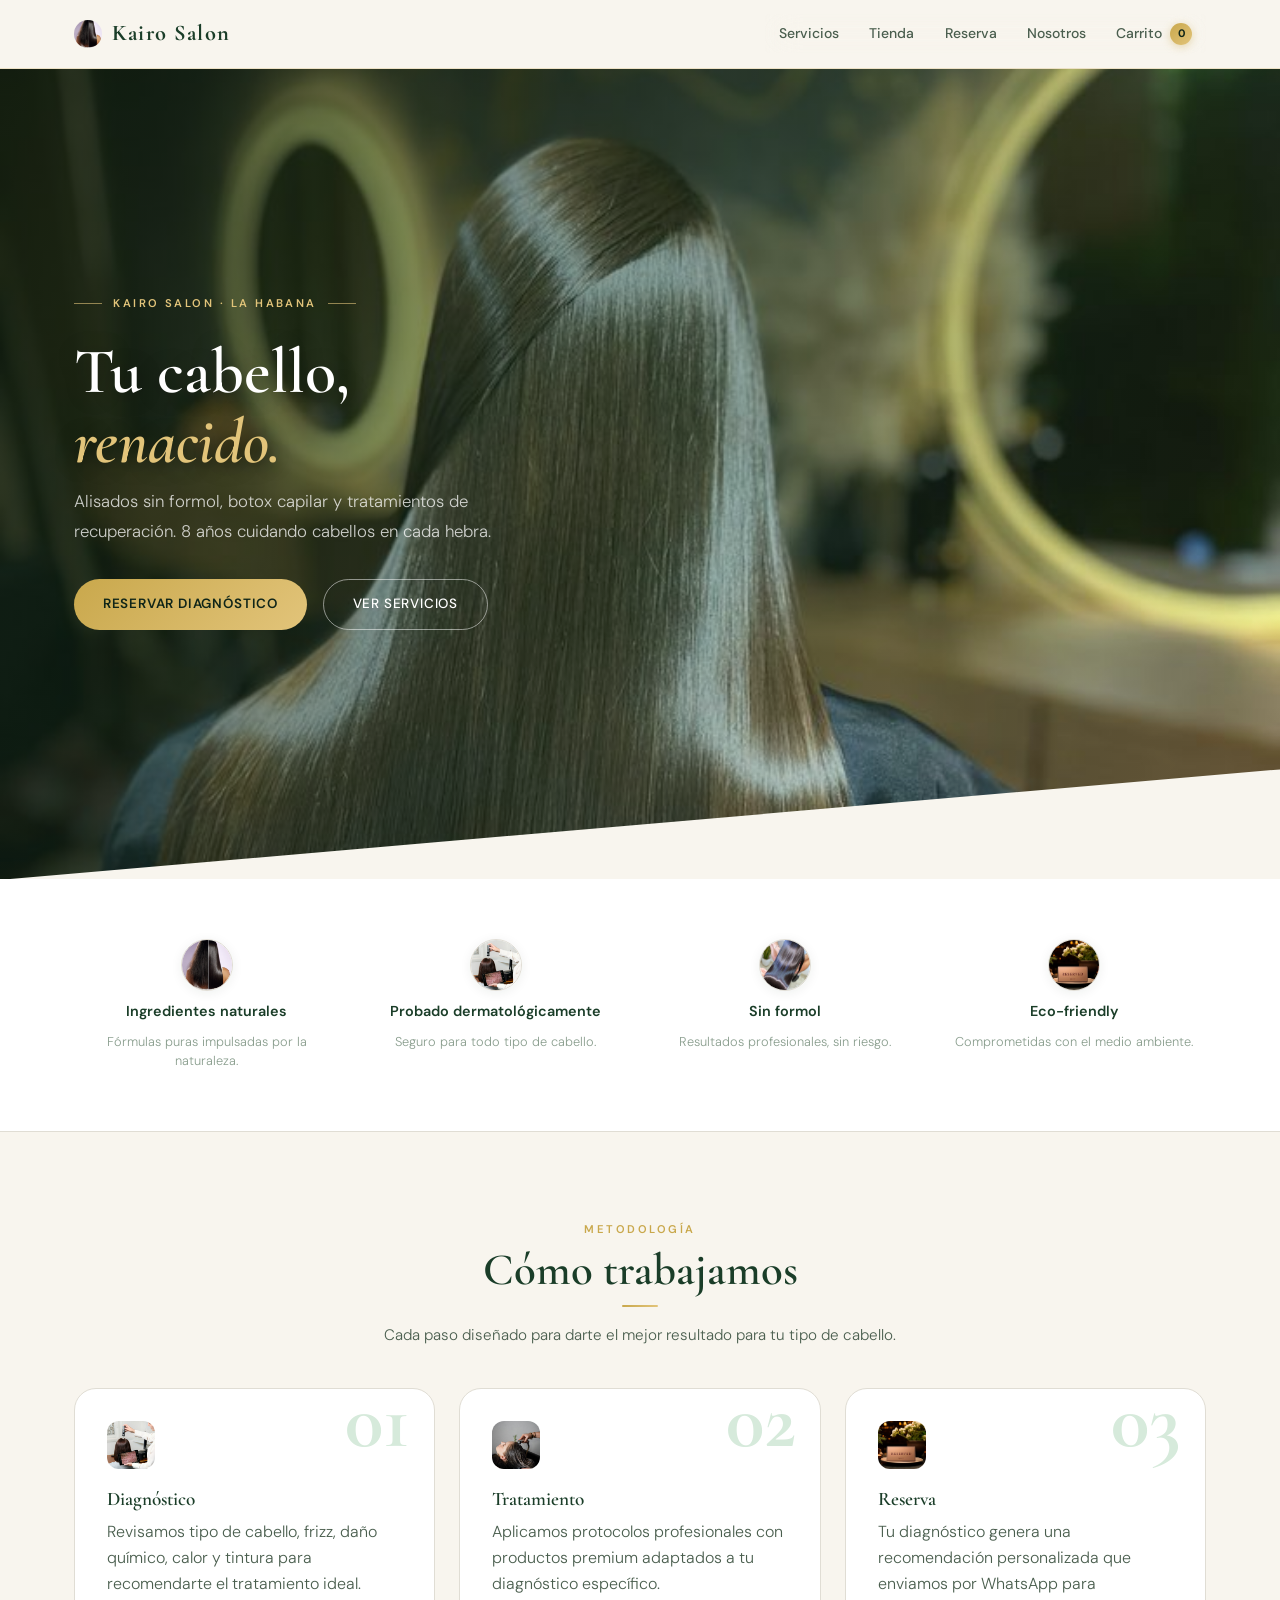
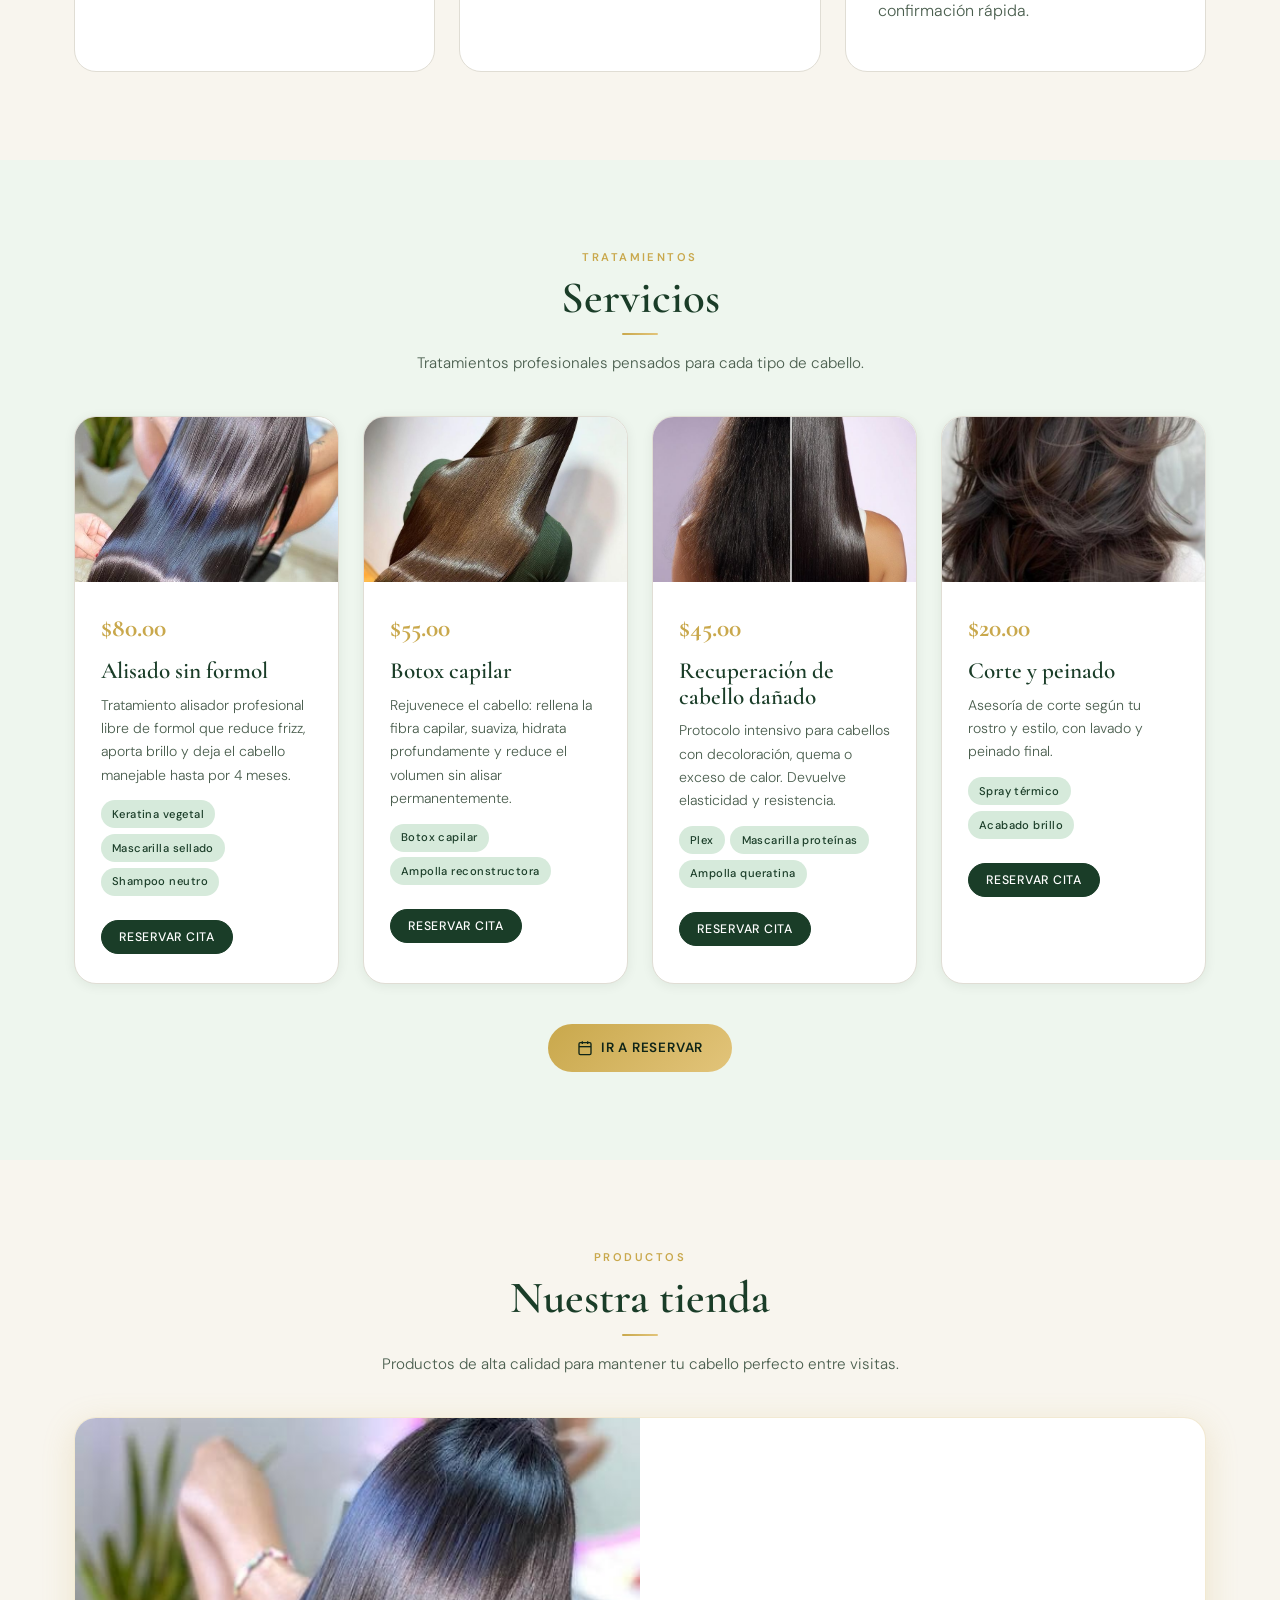
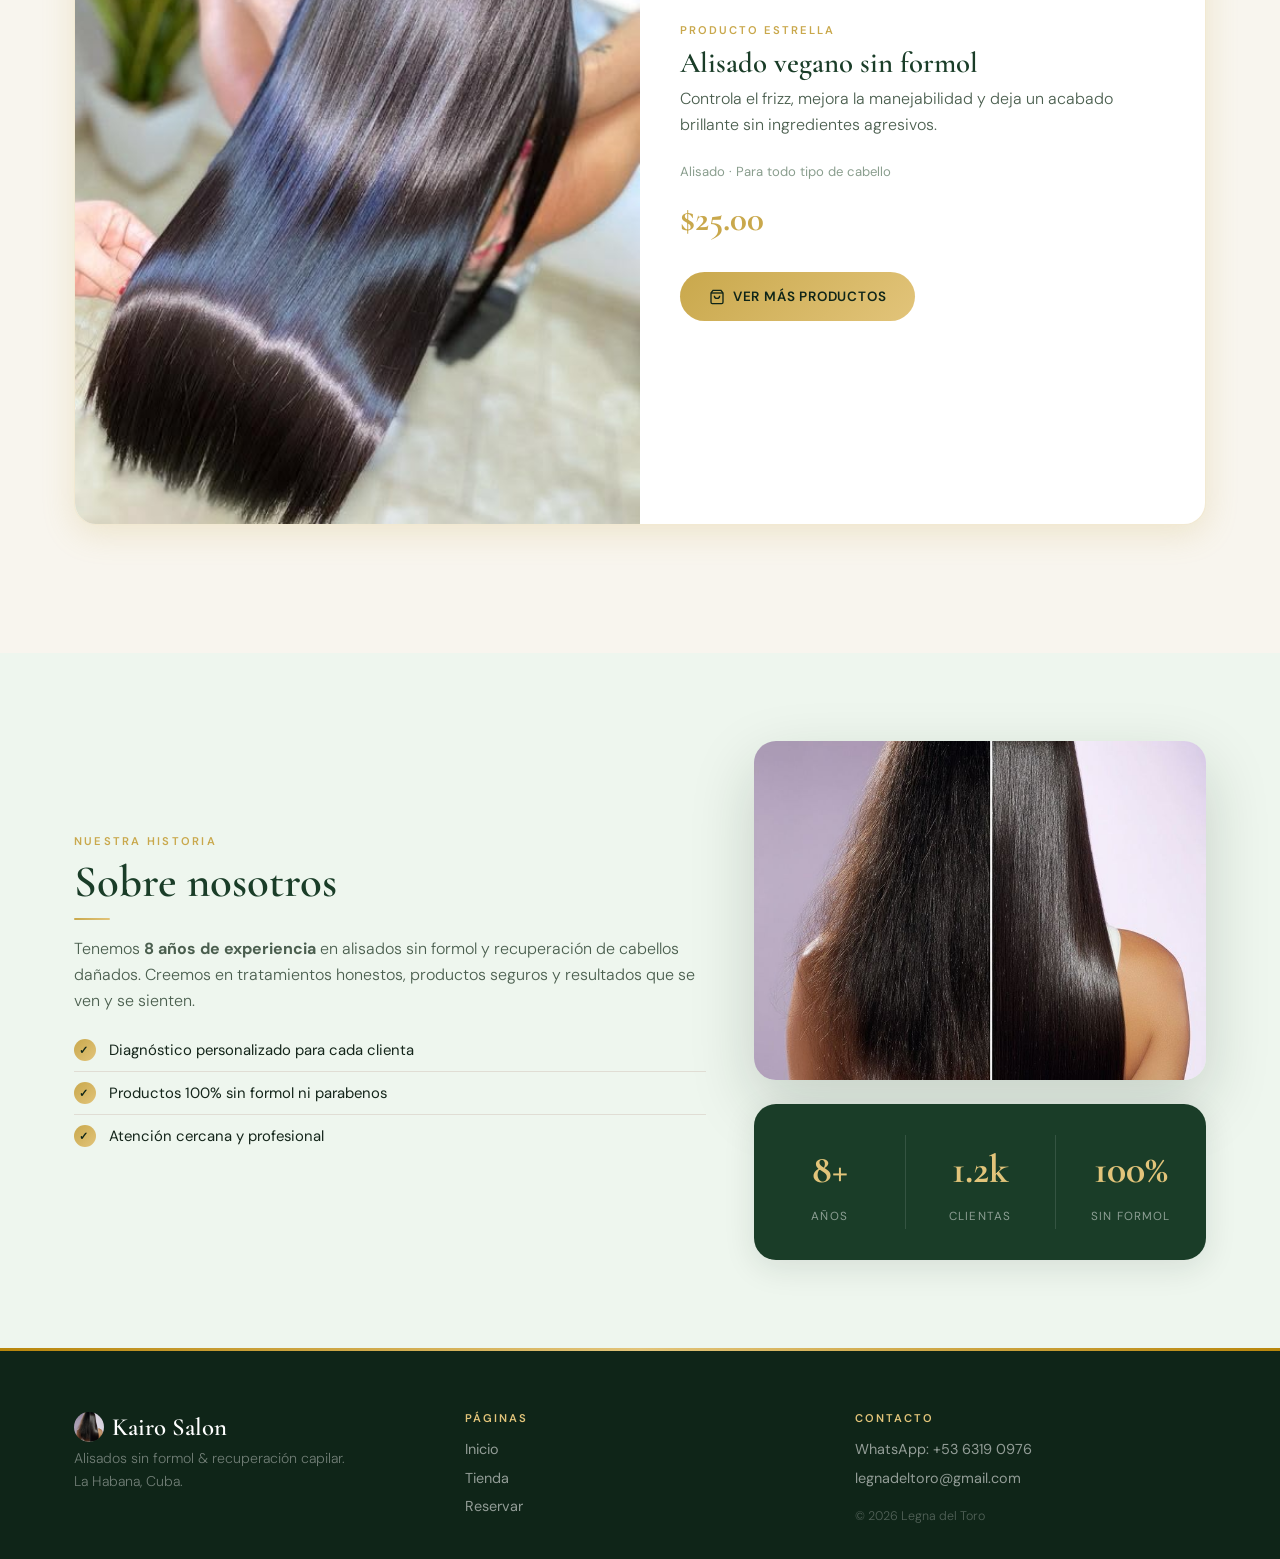
<file: index.html>
<!DOCTYPE html>
<html lang="es">
<head>
<meta charset="UTF-8"/>
<meta name="viewport" content="width=device-width, initial-scale=1.0"/>
<title>Kairo Salon | Alisados sin formol en La Habana</title>
<meta name="description" content="Salón especializado en alisados sin formol, botox capilar y recuperación de cabellos dañados. 8 años de experiencia en La Habana."/>
<link rel="preconnect" href="https://fonts.googleapis.com"/>
<link rel="preconnect" href="https://fonts.gstatic.com" crossorigin/>
<link rel="stylesheet" href="styles.css"/>
</head>
<body>

                                                                                                       <!-- HEADER -->
<header class="header" id="siteHeader">
  <div class="container header__inner">
    <a href="index.html" class="logo" data-nav>
      <img src="img/cabello-recuperado.jpg" alt="Kairo Salon" loading="lazy" decoding="async"/>
      Kairo Salon
    </a>
    <button class="burger" id="burger" aria-label="Abrir menú" aria-controls="nav" aria-expanded="false">
      <span></span><span></span><span></span>
    </button>
    <nav class="nav" id="nav" aria-label="Navegación principal">
      <a href="#servicios" data-nav>Servicios</a>
      <a href="tienda.html" data-nav>Tienda</a>
      <a href="reserva.html" data-nav>Reserva</a>
      <a href="#nosotros" data-nav>Nosotros</a>
      <a href="tienda.html#carrito" data-nav class="nav__cart">
        Carrito <span class="cart-badge" id="cartBadge">0</span>
      </a>
    </nav>
  </div>
</header>

<main id="contenido">

<!-- HERO -->
<section id="salon" class="hero">
  <img class="hero__bg"
    src="img/hero.jpg" decoding="async"
    alt="" aria-hidden="true" fetchpriority="high"/>
  <div class="hero__overlay"></div>
  <div class="container hero__inner">

    <!-- Texto -->
    <div class="hero__content">
      <div class="hero__badge">Kairo Salon · La Habana</div>
      <h1>Tu cabello,<br><em>renacido.</em></h1>
      <p class="hero__sub">Alisados sin formol, botox capilar y tratamientos de recuperación. 8 años cuidando cabellos en cada hebra.</p>
      <div class="hero__cta">
        <a href="reserva.html" class="btn btn--gold">
          Reservar diagnóstico
        </a>
        <a href="#servicios" class="btn btn--outline-white" data-nav>
          Ver servicios
        </a>
      </div>
    </div>

  </div>
</section>

<!-- FEATURES BAR -->
<section class="features">
  <div class="container">
    <div class="features__grid">
      <div class="feature" data-anim data-delay="1">
        <div class="feature__icon">
          <img src="img/cabello-recuperado.jpg" alt="Ingredientes naturales" loading="lazy" decoding="async"/>
        </div>
        <div class="feature__title">Ingredientes naturales</div>
        <p class="feature__desc">Fórmulas puras impulsadas por la naturaleza.</p>
      </div>
      <div class="feature" data-anim data-delay="2">
        <div class="feature__icon">
          <img src="img/diagnostico-capialr.jpg" alt="Probado" loading="lazy" decoding="async"/>
        </div>
        <div class="feature__title">Probado dermatológicamente</div>
        <p class="feature__desc">Seguro para todo tipo de cabello.</p>
      </div>
      <div class="feature" data-anim data-delay="3">
        <div class="feature__icon">
          <img src="img/alisado.jpg" alt="Sin formol" loading="lazy" decoding="async"/>
        </div>
        <div class="feature__title">Sin formol</div>
        <p class="feature__desc">Resultados profesionales, sin riesgo.</p>
      </div>
      <div class="feature" data-anim data-delay="4">
        <div class="feature__icon">
          <img src="img/reserva.jpg" alt="Eco-friendly" loading="lazy" decoding="async"/>
        </div>
        <div class="feature__title">Eco-friendly</div>
        <p class="feature__desc">Comprometidas con el medio ambiente.</p>
      </div>
    </div>
  </div>
</section>

<!-- PROCESO -->
<section id="proceso" class="section" style="counter-reset:step">
  <div class="container">
    <span class="section__label">Metodología</span>
    <h2 class="section__title" data-anim>Cómo trabajamos</h2>
    <p class="section__sub" data-anim>Cada paso diseñado para darte el mejor resultado para tu tipo de cabello.</p>
    <div class="proceso-grid">
      <div class="proceso-card" data-anim data-delay="1">
        <div class="proceso-card__body">
          <div class="proceso-card__icon">
            <img src="img/diagnostico-capialr.jpg" alt="Diagnóstico" loading="lazy" decoding="async"/>
          </div>
          <h3>Diagnóstico</h3>
          <p>Revisamos tipo de cabello, frizz, daño químico, calor y tintura para recomendarte el tratamiento ideal.</p>
        </div>
      </div>
      <div class="proceso-card" data-anim data-delay="2">
        <div class="proceso-card__body">
          <div class="proceso-card__icon">
            <img src="img/tratamiento.jpg" alt="Tratamiento" loading="lazy" decoding="async"/>
          </div>
          <h3>Tratamiento</h3>
          <p>Aplicamos protocolos profesionales con productos premium adaptados a tu diagnóstico específico.</p>
        </div>
      </div>
      <div class="proceso-card" data-anim data-delay="3">
        <div class="proceso-card__body">
          <div class="proceso-card__icon">
            <img src="img/reserva.jpg" alt="Reserva" loading="lazy" decoding="async"/>
          </div>
          <h3>Reserva</h3>
          <p>Tu diagnóstico genera una recomendación personalizada que enviamos por WhatsApp para confirmación rápida.</p>
        </div>
      </div>
    </div>
  </div>
</section>

<!-- SERVICIOS -->
<section id="servicios" class="section section--alt">
  <div class="container">
    <span class="section__label">Tratamientos</span>
    <h2 class="section__title" data-anim>Servicios</h2>
    <p class="section__sub" data-anim>Tratamientos profesionales pensados para cada tipo de cabello.</p>
    <div class="svc-grid" id="serviciosGrid"></div>
    <div class="section__actions" data-anim>
      <a href="reserva.html" class="btn btn--gold">
        <svg viewBox="0 0 24 24" fill="none" stroke="currentColor" stroke-width="2"><rect x="3" y="4" width="18" height="18" rx="2"/><line x1="16" y1="2" x2="16" y2="6"/><line x1="8" y1="2" x2="8" y2="6"/><line x1="3" y1="10" x2="21" y2="10"/></svg>
        Ir a reservar
      </a>
    </div>
  </div>
</section>

<!-- TIENDA PREVIEW -->
<section id="tienda-preview" class="section">
  <div class="container">
    <span class="section__label" data-anim>Productos</span>
    <h2 class="section__title" data-anim>Nuestra tienda</h2>
    <p class="section__sub" data-anim>Productos de alta calidad para mantener tu cabello perfecto entre visitas.</p>

    <!-- Big spotlight -->
    <div class="spotlight" data-anim style="margin-bottom:2.5rem">
      <div class="spotlight__img-wrap">
        <img class="spotlight__image"
          src="img/alisado.jpg"
          alt="Alisado vegano sin formol" loading="lazy" decoding="async"/>
      </div>
      <div class="spotlight__content">
        <span class="spotlight__eyebrow">Producto estrella</span>
        <h3>Alisado vegano sin formol</h3>
        <p>Controla el frizz, mejora la manejabilidad y deja un acabado brillante sin ingredientes agresivos.</p>
        <div class="spotlight__meta">Alisado · Para todo tipo de cabello</div>
        <div class="spotlight__price">$25.00</div>
        <div style="display:flex;gap:1rem;flex-wrap:wrap">
          <a href="tienda.html" class="btn btn--gold">
            <svg viewBox="0 0 24 24" fill="none" stroke="currentColor" stroke-width="2"><path d="M6 2L3 6v14a2 2 0 002 2h14a2 2 0 002-2V6l-3-4z"/><line x1="3" y1="6" x2="21" y2="6"/><path d="M16 10a4 4 0 01-8 0"/></svg>
            Ver más productos
          </a>
        </div>
      </div>
    </div>
  </div>
</section>


<!-- NOSOTROS -->
<section id="nosotros" class="section section--alt">
  <div class="container about-grid">
    <div class="about-text" data-anim>
      <span class="about-label">Nuestra historia</span>
      <h2 class="section__title">Sobre nosotros</h2>
      <p style="margin-top:1rem">Tenemos <strong>8 años de experiencia</strong> en alisados sin formol y recuperación de cabellos dañados. Creemos en tratamientos honestos, productos seguros y resultados que se ven y se sienten.</p>
      <ul class="checklist">
        <li>Diagnóstico personalizado para cada clienta</li>
        <li>Productos 100% sin formol ni parabenos</li>
        <li>Atención cercana y profesional</li>
      </ul>
    </div>
    <div data-anim data-delay="2">
      <img src="img/cabello-recuperado.jpg" loading="lazy" decoding="async"
        alt="Interior del salón Kairo"
        style="width:100%;border-radius:var(--r2);box-shadow:var(--sh-lg);aspect-ratio:4/3;object-fit:cover;margin-bottom:1.5rem" loading="lazy"/>
      <div class="stat-grid">
        <div class="stat-item"><span>8+</span><small>Años</small></div>
        <div class="stat-item"><span>1.2k</span><small>Clientas</small></div>
        <div class="stat-item"><span>100%</span><small>Sin formol</small></div>
      </div>
    </div>
  </div>
</section>

<!-- carrito movido a tienda.html -->

</main>

<!-- FOOTER -->
<footer class="footer">
  <div class="container footer__inner">
    <div class="footer-brand">
      <h3>
        <img src="img/cabello-recuperado.jpg" alt="" loading="lazy" decoding="async"/>
        Kairo Salon
      </h3>
      <p>Alisados sin formol &amp; recuperación capilar.<br>La Habana, Cuba.</p>
    </div>
    <div>
      <h4>Páginas</h4>
      <a href="index.html">Inicio</a>
      <a href="tienda.html">Tienda</a>
      <a href="reserva.html">Reservar</a>
    </div>
    <div>
      <h4>Contacto</h4>
      <a href="https://wa.me/5363190976" target="_blank" rel="noopener">WhatsApp: +53 6319 0976</a>
      <a href="mailto:legnadeltoro@gmail.com">legnadeltoro@gmail.com</a>
      <p class="footer-copy" style="margin-top:1rem">© <span id="year"></span> Legna del Toro</p>
    </div>
  </div>
</footer>

<!-- MODAL SERVICIO -->
<div class="modal" id="serviceModal" role="dialog" aria-modal="true" aria-labelledby="smTitle" hidden>
  <div class="modal__backdrop" data-close></div>
  <div class="modal__card" tabindex="-1">
    <div class="modal__header">
      <h3 id="smTitle">¿Diagnóstico previo?</h3>
      <button class="modal__close" data-close aria-label="Cerrar">
        <svg viewBox="0 0 24 24" fill="none" stroke="currentColor" stroke-width="2" style="width:16px;height:16px"><line x1="18" y1="6" x2="6" y2="18"/><line x1="6" y1="6" x2="18" y2="18"/></svg>
      </button>
    </div>
    <div class="modal__body">
      <p>Te recomendamos nuestro <strong>diagnóstico capilar</strong> antes de reservar para encontrar el mejor tratamiento para tu cabello.</p>
      <div class="modal__actions">
        <button class="btn btn--primary" id="modalYes">Ir al diagnóstico</button>
        <button class="btn btn--ghost" id="modalNo">Reservar directo por WhatsApp</button>
      </div>
    </div>
  </div>
</div>

<!-- MODAL CHECKOUT -->
<div class="modal" id="checkoutModal" role="dialog" aria-modal="true" aria-labelledby="coTitle" hidden>
  <div class="modal__backdrop" data-close></div>
  <div class="modal__card" tabindex="-1">
    <div class="modal__header">
      <h3 id="coTitle">Finalizar compra</h3>
      <button class="modal__close" data-close aria-label="Cerrar">
        <svg viewBox="0 0 24 24" fill="none" stroke="currentColor" stroke-width="2" style="width:16px;height:16px"><line x1="18" y1="6" x2="6" y2="18"/><line x1="6" y1="6" x2="18" y2="18"/></svg>
      </button>
    </div>
    <div class="modal__body">
      <p>¿Deseas domicilio?</p>
      <div class="radios">
        <label><input type="radio" name="domicilio" value="Si" checked/> Sí, quiero domicilio</label>
        <label><input type="radio" name="domicilio" value="No"/> No, recojo en el salón</label>
      </div>
      <div id="domBox" class="conditional" style="margin-top:1rem">
        <label class="field">
          <span>Municipio</span>
          <input list="dl-municipios-modal" id="municipio" placeholder="Escribe tu municipio..." autocomplete="off"/>
          <datalist id="dl-municipios-modal"></datalist>
        </label>
        <label class="field">
          <span>Dirección exacta</span>
          <input type="text" id="direccion" placeholder="Calle, número, entre..."/>
        </label>
        <label class="field">
          <span>Punto de referencia</span>
          <input type="text" id="referencia" placeholder="Cerca de..."/>
        </label>
        <label class="field">
          <span>Descripción breve</span>
          <textarea id="descDom" rows="2" placeholder="Color de la casa, piso, etc."></textarea>
        </label>
      </div>
      <div class="totals" style="margin-top:1.25rem">
        <div class="totals__row">Subtotal: <strong id="coSubtotal">$0</strong></div>
        <div class="totals__row" id="coShippingRow">Domicilio: <strong id="coShipping">$0</strong></div>
        <div class="totals__big">Total: <strong id="coTotal">$0</strong></div>
      </div>
      <button class="btn btn--gold btn--block" id="sendOrder" style="margin-top:1.25rem">Enviar pedido por WhatsApp</button>
    </div>
  </div>
</div>

<script src="script.js"></script>
</body>
</html>
</file>
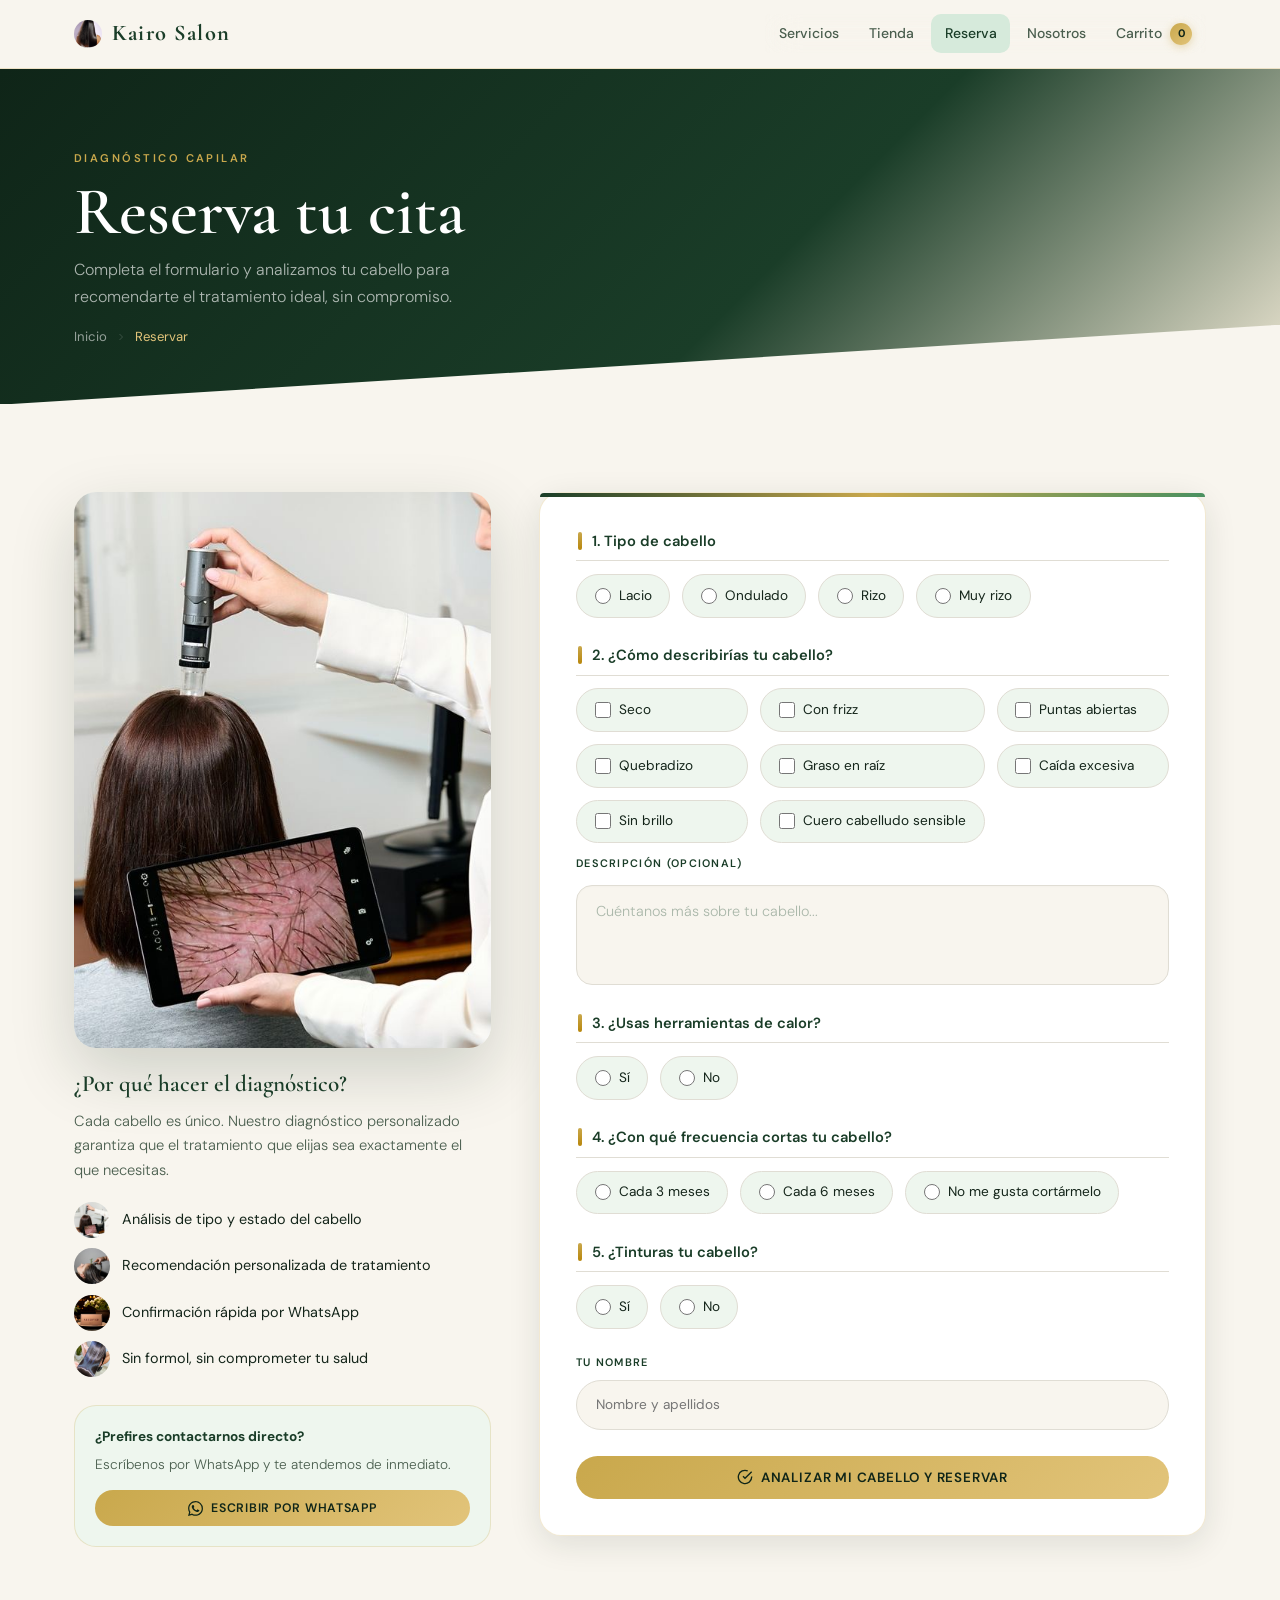
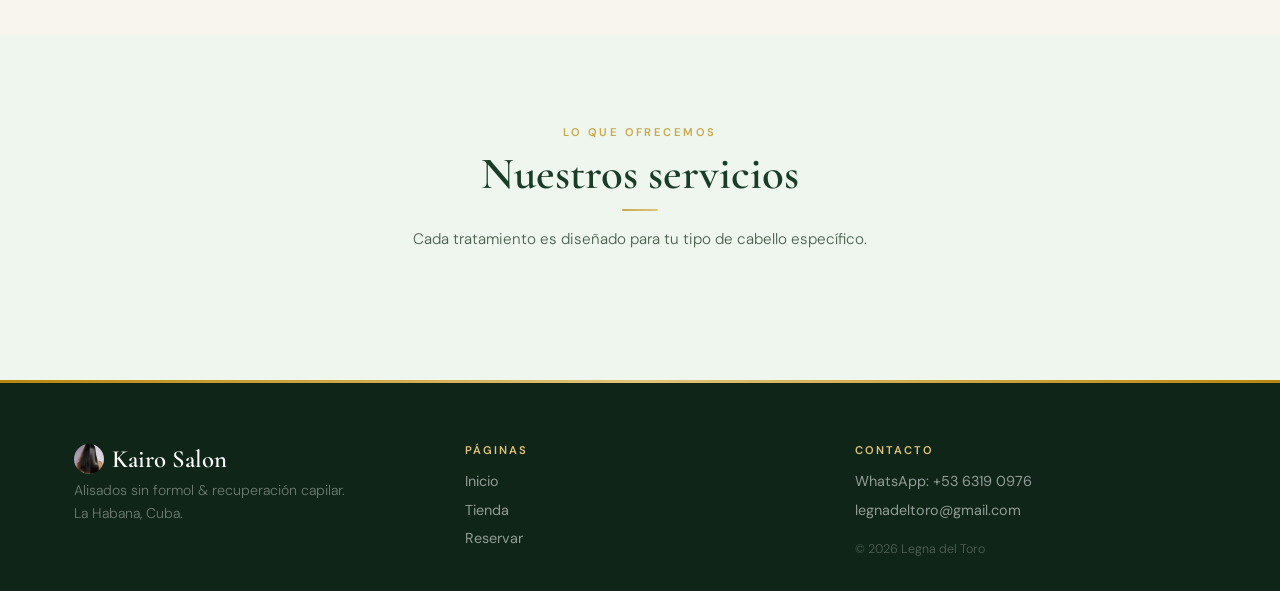
<file: reserva.html>
<!DOCTYPE html>
<html lang="es">
<head>
<meta charset="UTF-8"/>
<meta name="viewport" content="width=device-width, initial-scale=1.0"/>
<title>Reservar cita — Kairo Salon</title>
<meta name="description" content="Reserva tu diagnóstico capilar personalizado. Te recomendamos el mejor tratamiento para tu tipo de cabello."/>
<link rel="preconnect" href="https://fonts.googleapis.com"/>
<link rel="preconnect" href="https://fonts.gstatic.com" crossorigin/>
<link rel="stylesheet" href="styles.css"/>
</head>
<body>

<a class="skip-link" href="#contenido">Saltar al contenido</a>

<!-- HEADER -->
<header class="header" id="siteHeader">
  <div class="container header__inner">
    <a href="index.html" class="logo">
      <img src="img/cabello-recuperado.jpg" alt="Kairo Salon" loading="lazy" decoding="async"/>
      Kairo Salon
    </a>
    <button class="burger" id="burger" aria-label="Abrir menú" aria-controls="nav" aria-expanded="false">
      <span></span><span></span><span></span>
    </button>
    <nav class="nav" id="nav" aria-label="Navegación principal">
      <a href="index.html#servicios" data-nav>Servicios</a>
      <a href="tienda.html" data-nav>Tienda</a>
      <a href="reserva.html" class="active" data-nav>Reserva</a>
      <a href="index.html#nosotros" data-nav>Nosotros</a>
      <a href="tienda.html#carrito" data-nav class="nav__cart">
        Carrito <span class="cart-badge" id="cartBadge">0</span>
      </a>
    </nav>
  </div>
</header>

<main id="contenido">

<!-- PAGE HERO -->
<section class="page-hero">
  <div class="container page-hero__inner">
    <div data-anim>
      <span class="section__label" style="text-align:left;display:block;margin-bottom:.5rem">Diagnóstico capilar</span>
      <h1>Reserva tu cita</h1>
      <p>Completa el formulario y analizamos tu cabello para recomendarte el tratamiento ideal, sin compromiso.</p>
      <nav aria-label="Breadcrumb" style="margin-top:1rem;font-size:.82rem;color:rgba(255,255,255,.45);display:flex;gap:.5rem;align-items:center">
        <a href="index.html" style="color:rgba(255,255,255,.55)">Inicio</a>
        <svg viewBox="0 0 24 24" fill="none" stroke="currentColor" stroke-width="2" style="width:12px;height:12px;opacity:.4"><path d="M9 18l6-6-6-6"/></svg>
        <span style="color:var(--a3)">Reservar</span>
      </nav>
    </div>
  </div>
</section>

<!-- RESERVA GRID -->
<section id="reserva" class="section">
  <div class="container reserva-grid">

    <!-- Info lateral -->
    <aside class="reserva-info" data-anim>
      <img class="reserva-info__img"
        src="img/diagnostico-capialr.jpg" loading="lazy" decoding="async"
        alt="Tratamiento capilar profesional" loading="eager" decoding="async"/>

      <h3 style="margin-bottom:.75rem">¿Por qué hacer el diagnóstico?</h3>
      <p style="font-size:.92rem;margin-bottom:1.25rem">Cada cabello es único. Nuestro diagnóstico personalizado garantiza que el tratamiento que elijas sea exactamente el que necesitas.</p>

      <ul class="benefits-list">
        <li>
          <img src="img/diagnostico-capialr.jpg" alt="" loading="lazy" decoding="async"/>
          <span>Análisis de tipo y estado del cabello</span>
        </li>
        <li>
          <img src="img/tratamiento.jpg" alt="" loading="lazy" decoding="async"/>
          <span>Recomendación personalizada de tratamiento</span>
        </li>
        <li>
          <img src="img/reserva.jpg" alt="" loading="lazy" decoding="async"/>
          <span>Confirmación rápida por WhatsApp</span>
        </li>
        <li>
          <img src="img/alisado.jpg" alt="" loading="lazy" decoding="async"/>
          <span>Sin formol, sin comprometer tu salud</span>
        </li>
      </ul>

      <div style="margin-top:1.75rem;padding:1.25rem;background:var(--g6);border-radius:var(--r2);border:1px solid var(--border-g)">
        <p style="font-size:.85rem;margin:0;color:var(--soft)">
          <strong style="color:var(--g1);display:block;margin-bottom:.35rem">¿Prefires contactarnos directo?</strong>
          Escríbenos por WhatsApp y te atendemos de inmediato.
        </p>
        <a href="https://wa.me/5363190976" target="_blank" rel="noopener"
          class="btn btn--gold btn--sm btn--block" style="margin-top:.85rem">
          <svg viewBox="0 0 24 24" fill="currentColor" style="width:15px;height:15px"><path d="M17.472 14.382c-.297-.149-1.758-.867-2.03-.967-.273-.099-.471-.148-.67.15-.197.297-.767.966-.94 1.164-.173.199-.347.223-.644.075-.297-.15-1.255-.463-2.39-1.475-.883-.788-1.48-1.761-1.653-2.059-.173-.297-.018-.458.13-.606.134-.133.298-.347.446-.52.149-.174.198-.298.298-.497.099-.198.05-.371-.025-.52-.075-.149-.669-1.612-.916-2.207-.242-.579-.487-.5-.669-.51-.173-.008-.371-.01-.57-.01-.198 0-.52.074-.792.372-.272.297-1.04 1.016-1.04 2.479 0 1.462 1.065 2.875 1.213 3.074.149.198 2.096 3.2 5.077 4.487.709.306 1.262.489 1.694.625.712.227 1.36.195 1.871.118.571-.085 1.758-.719 2.006-1.413.248-.694.248-1.289.173-1.413-.074-.124-.272-.198-.57-.347m-5.421 7.403h-.004a9.87 9.87 0 01-5.031-1.378l-.361-.214-3.741.982.998-3.648-.235-.374a9.86 9.86 0 01-1.51-5.26c.001-5.45 4.436-9.884 9.888-9.884 2.64 0 5.122 1.03 6.988 2.898a9.825 9.825 0 012.893 6.994c-.003 5.45-4.437 9.884-9.885 9.884m8.413-18.297A11.815 11.815 0 0012.05 0C5.495 0 .16 5.335.157 11.892c0 2.096.547 4.142 1.588 5.945L.057 24l6.305-1.654a11.882 11.882 0 005.683 1.448h.005c6.554 0 11.89-5.335 11.893-11.893a11.821 11.821 0 00-3.48-8.413z"/></svg>
          Escribir por WhatsApp
        </a>
      </div>
    </aside>

    <!-- Formulario -->
    <div data-anim data-delay="1">
      <form id="diagForm" class="form-card">
        <fieldset>
          <legend>1. Tipo de cabello</legend>
          <div class="radios">
            <label><input type="radio" name="tipo" value="Lacio" required/> Lacio</label>
            <label><input type="radio" name="tipo" value="Ondulado"/> Ondulado</label>
            <label><input type="radio" name="tipo" value="Rizo"/> Rizo</label>
            <label><input type="radio" name="tipo" value="Muy rizo"/> Muy rizo</label>
          </div>
        </fieldset>
        <fieldset>
          <legend>2. ¿Cómo describirías tu cabello?</legend>
          <div class="checks">
            <label><input type="checkbox" name="problemas" value="Seco"/> Seco</label>
            <label><input type="checkbox" name="problemas" value="Con frizz"/> Con frizz</label>
            <label><input type="checkbox" name="problemas" value="Puntas abiertas"/> Puntas abiertas</label>
            <label><input type="checkbox" name="problemas" value="Quebradizo"/> Quebradizo</label>
            <label><input type="checkbox" name="problemas" value="Graso en raíz"/> Graso en raíz</label>
            <label><input type="checkbox" name="problemas" value="Caída excesiva"/> Caída excesiva</label>
            <label><input type="checkbox" name="problemas" value="Sin brillo"/> Sin brillo</label>
            <label><input type="checkbox" name="problemas" value="Cuero cabelludo sensible"/> Cuero cabelludo sensible</label>
          </div>
            <label class="field" style="margin-top:.75rem">
            <span>Descripción (opcional)</span>
            <textarea name="descripcion" rows="2" data-autogrow placeholder="Cuéntanos más sobre tu cabello..."></textarea>
          </label>
        </fieldset>
        <fieldset>
          <legend>3. ¿Usas herramientas de calor?</legend>
          <div class="radios">
            <label><input type="radio" name="calor" value="Si" data-toggle="#calorBox" required/> Sí</label>
            <label><input type="radio" name="calor" value="No" data-toggle="#calorBox"/> No</label>
          </div>
          <div id="calorBox" class="conditional" hidden>
            <label class="field"><span>¿Cuál?</span>
              <select name="herramienta"><option>Plancha</option><option>Secadora</option><option>Ambas</option></select>
            </label>
            <label class="field"><span>Frecuencia</span>
              <select name="frecuenciaCalor"><option>Diario</option><option>Semanal</option><option>A veces</option></select>
            </label>
          </div>
        </fieldset>
        <fieldset>
          <legend>4. ¿Con qué frecuencia cortas tu cabello?</legend>
          <div class="radios">
            <label><input type="radio" name="corte" value="Cada 3 meses" required/> Cada 3 meses</label>
            <label><input type="radio" name="corte" value="Cada 6 meses"/> Cada 6 meses</label>
            <label><input type="radio" name="corte" value="No me gusta cortármelo"/> No me gusta cortármelo</label>
          </div>
        </fieldset>
        <fieldset>
          <legend>5. ¿Tinturas tu cabello?</legend>
          <div class="radios">
            <label><input type="radio" name="tinte" value="Si" data-toggle="#tinteBox" required/> Sí</label>
            <label><input type="radio" name="tinte" value="No" data-toggle="#tinteBox"/> No</label>
          </div>
          <div id="tinteBox" class="conditional" hidden>
            <label class="field"><span>Tipo</span>
              <select name="tipoTinte"><option>Decoloración</option><option>Mechas</option><option>Color completo</option></select>
            </label>
            <label class="field"><span>¿Cada cuánto?</span>
              <select name="frecuenciaTinte"><option>Semanal</option><option>Mensual</option><option>Cada 3 meses</option><option>Cada cierto tiempo</option></select>
            </label>
          </div>
        </fieldset>
        <label class="field">
          <span>Tu nombre</span>
          <input type="text" name="nombre" required placeholder="Nombre y apellidos"/>
        </label>
        <button type="submit" class="btn btn--gold btn--block">
          <svg viewBox="0 0 24 24" fill="none" stroke="currentColor" stroke-width="2"><path d="M22 11.08V12a10 10 0 11-5.93-9.14"/><polyline points="22 4 12 14.01 9 11.01"/></svg>
          Analizar mi cabello y reservar
        </button>
      </form>

      <div id="analysisBox" class="analysis" hidden>
        <h3>Analizando tu cabello…</h3>
        <div class="progress"><div class="progress__bar" id="progressBar"></div></div>
        <div id="recommendation" class="recommendation" hidden></div>
      </div>
    </div>

  </div>
</section>

<!-- SERVICIOS PREVIEW -->
<section class="section section--alt">
  <div class="container">
    <span class="section__label">Lo que ofrecemos</span>
    <h2 class="section__title" data-anim>Nuestros servicios</h2>
    <p class="section__sub" data-anim>Cada tratamiento es diseñado para tu tipo de cabello específico.</p>
    <div class="svc-grid" id="serviciosGrid"></div>
  </div>
</section>

</main>

<!-- FOOTER -->
<footer class="footer">
  <div class="container footer__inner">
    <div class="footer-brand">
      <h3>
        <img src="img/cabello-recuperado.jpg" alt="" loading="lazy" decoding="async"/>
        Kairo Salon
      </h3>
      <p>Alisados sin formol &amp; recuperación capilar.<br>La Habana, Cuba.</p>
    </div>
    <div>
      <h4>Páginas</h4>
      <a href="index.html">Inicio</a>
      <a href="tienda.html">Tienda</a>
      <a href="reserva.html">Reservar</a>
    </div>
    <div>
      <h4>Contacto</h4>
      <a href="https://wa.me/5363190976" target="_blank" rel="noopener">WhatsApp: +53 6319 0976</a>
      <a href="mailto:legnadeltoro@gmail.com">legnadeltoro@gmail.com</a>
      <p class="footer-copy" style="margin-top:1rem">© <span id="year"></span> Legna del Toro</p>
    </div>
  </div>
</footer>

<!-- MODAL SERVICIO -->
<div class="modal" id="serviceModal" role="dialog" aria-modal="true" aria-labelledby="smTitle" hidden>
  <div class="modal__backdrop" data-close></div>
  <div class="modal__card" tabindex="-1">
    <div class="modal__header">
      <h3 id="smTitle">¿Hacer diagnóstico?</h3>
      <button class="modal__close" data-close aria-label="Cerrar">
        <svg viewBox="0 0 24 24" fill="none" stroke="currentColor" stroke-width="2" style="width:16px;height:16px"><line x1="18" y1="6" x2="6" y2="18"/><line x1="6" y1="6" x2="18" y2="18"/></svg>
      </button>
    </div>
    <div class="modal__body">
      <p>Ya estás en la página de reservas. Puedes completar el formulario de diagnóstico arriba o reservar directamente por WhatsApp.</p>
      <div class="modal__actions">
        <button class="btn btn--primary" id="modalYes">Ir al diagnóstico</button>
        <button class="btn btn--ghost" id="modalNo">Reservar por WhatsApp</button>
      </div>
    </div>
  </div>
</div>

<script src="script.js"></script>
</body>
</html>
</file>
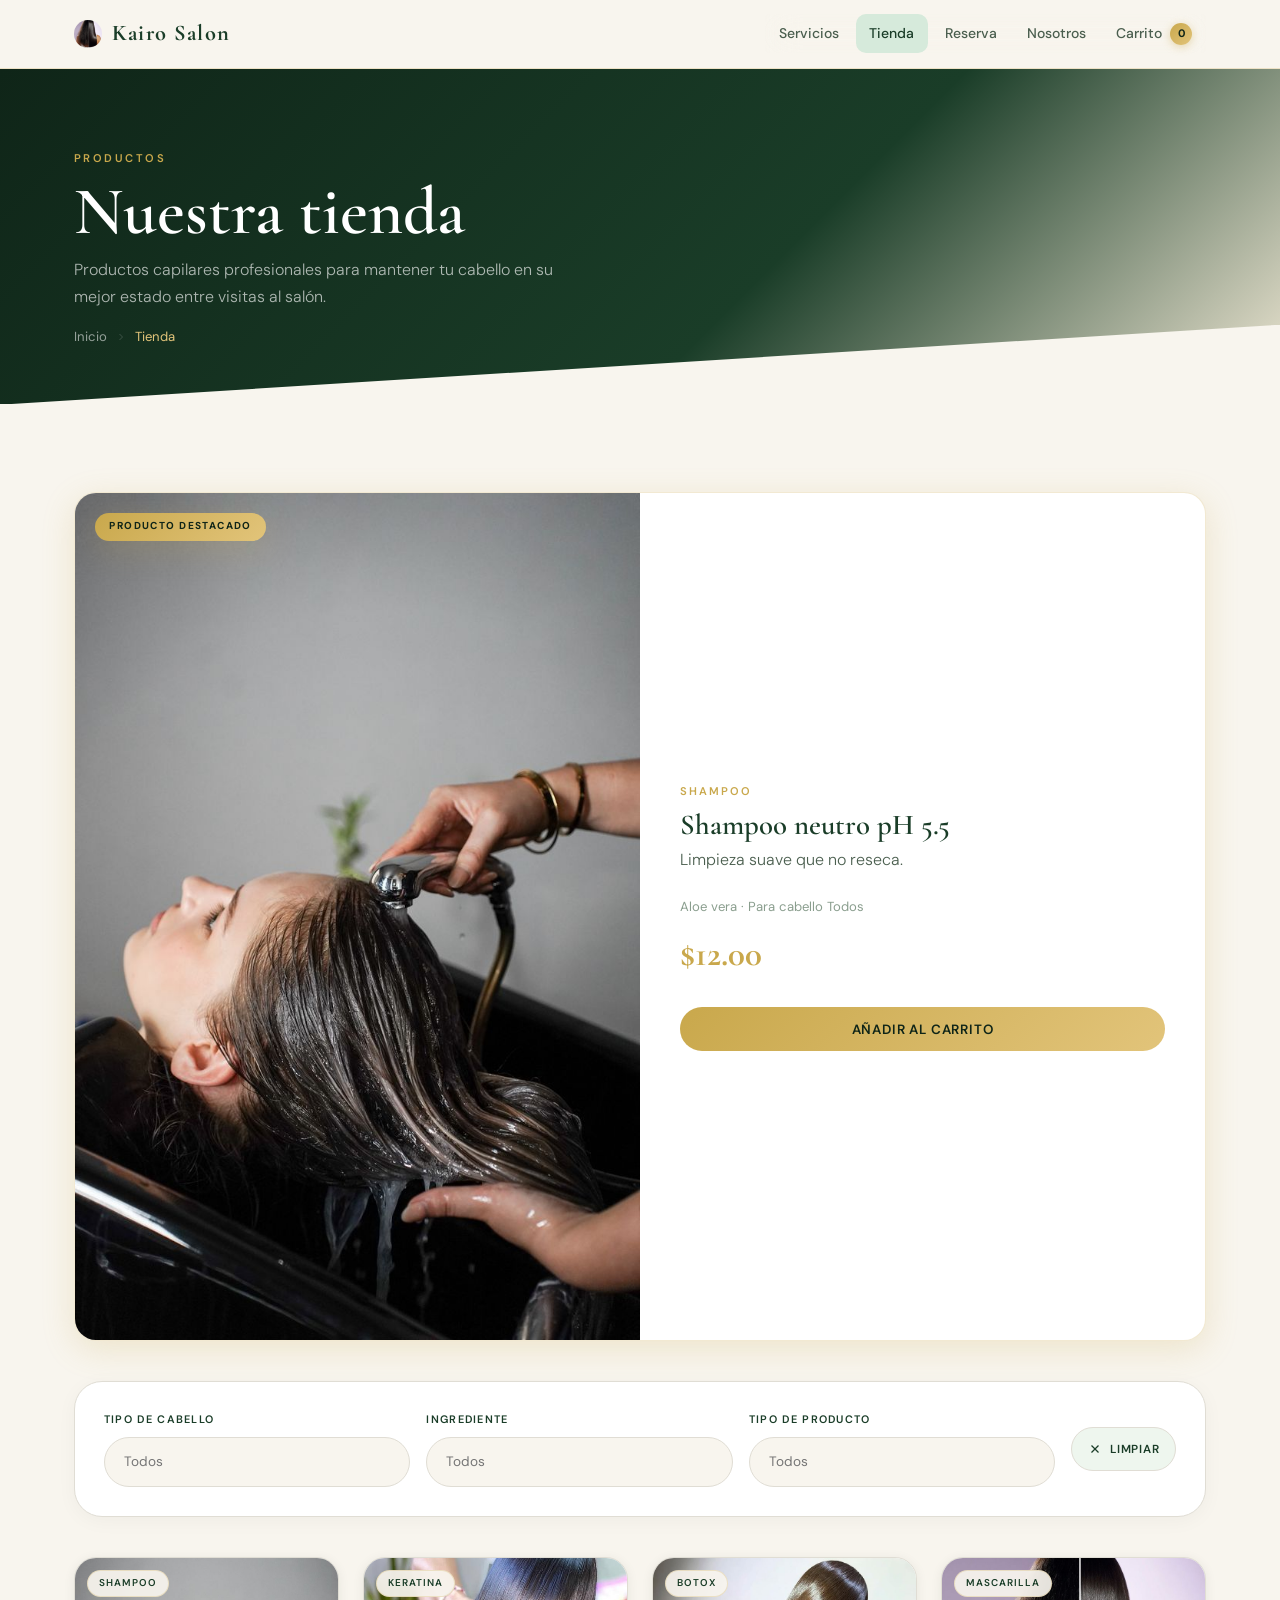
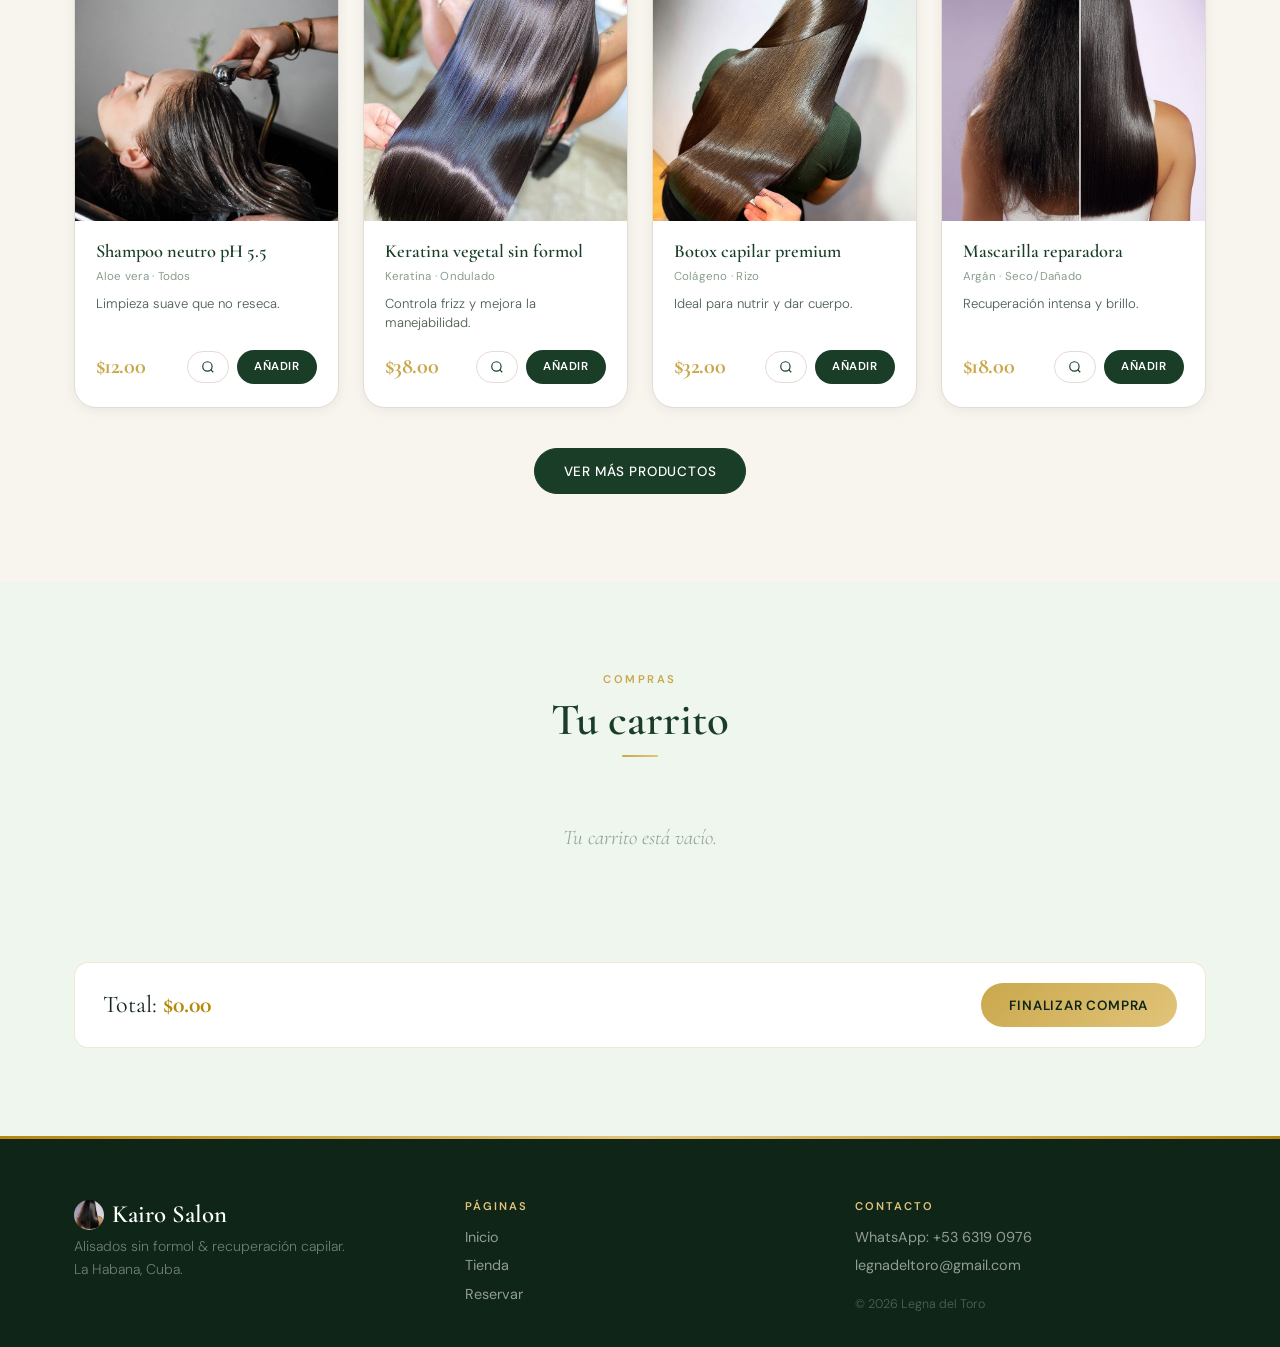
<file: tienda.html>
<!DOCTYPE html>
<html lang="es">
<head>
<meta charset="UTF-8"/>
<meta name="viewport" content="width=device-width, initial-scale=1.0"/>
<title>Tienda — Kairo Salon</title>
<meta name="description" content="Productos capilares profesionales sin formol. Shampoós, keratiners, mascarillas y más para tu rutina en casa."/>
<link rel="preconnect" href="https://fonts.googleapis.com"/>
<link rel="preconnect" href="https://fonts.gstatic.com" crossorigin/>
<link rel="stylesheet" href="styles.css"/>
</head>
<body>

<a class="skip-link" href="#contenido">Saltar al contenido</a>

<!-- HEADER -->
<header class="header" id="siteHeader">
  <div class="container header__inner">
    <a href="index.html" class="logo">
      <img src="img/cabello-recuperado.jpg" alt="Kairo Salon" loading="lazy" decoding="async"/>
      Kairo Salon
    </a>
    <button class="burger" id="burger" aria-label="Abrir menú" aria-controls="nav" aria-expanded="false">
      <span></span><span></span><span></span>
    </button>
    <nav class="nav" id="nav" aria-label="Navegación principal">
      <a href="index.html#servicios" data-nav>Servicios</a>
      <a href="tienda.html" class="active" data-nav>Tienda</a>
      <a href="reserva.html" data-nav>Reserva</a>
      <a href="index.html#nosotros" data-nav>Nosotros</a>
      <a href="#carrito" data-nav class="nav__cart">
        Carrito <span class="cart-badge" id="cartBadge">0</span>
      </a>
    </nav>
  </div>
</header>

<main id="contenido">

<!-- PAGE HERO -->
<section class="page-hero">
  <div class="container page-hero__inner">
    <div data-anim>
      <span class="section__label" style="text-align:left;display:block;margin-bottom:.5rem">Productos</span>
      <h1>Nuestra tienda</h1>
      <p>Productos capilares profesionales para mantener tu cabello en su mejor estado entre visitas al salón.</p>
      <nav aria-label="Breadcrumb" style="margin-top:1rem;font-size:.82rem;color:rgba(255,255,255,.45);display:flex;gap:.5rem;align-items:center">
        <a href="index.html" style="color:rgba(255,255,255,.55)">Inicio</a>
        <svg viewBox="0 0 24 24" fill="none" stroke="currentColor" stroke-width="2" style="width:12px;height:12px;opacity:.4"><path d="M9 18l6-6-6-6"/></svg>
        <span style="color:var(--a3)">Tienda</span>
      </nav>
    </div>
  </div>
</section>

<!-- TIENDA -->
<section class="section">
  <div class="container">

    <!-- Spotlight grande -->
    <div id="productSpotlight" class="spotlight" aria-live="polite"></div>

    <!-- Filtros -->
    <div class="filters" data-anim>
      <label class="field">
        <span>Tipo de cabello</span>
        <input list="dl-hair" id="fHair" placeholder="Todos"/>
        <datalist id="dl-hair"></datalist>
      </label>
      <label class="field">
        <span>Ingrediente</span>
        <input list="dl-ing" id="fIng" placeholder="Todos"/>
        <datalist id="dl-ing"></datalist>
      </label>
      <label class="field">
        <span>Tipo de producto</span>
        <input list="dl-type" id="fType" placeholder="Todos"/>
        <datalist id="dl-type"></datalist>
      </label>
      <button class="btn btn--ghost btn--sm" id="clearFilters">
        <svg viewBox="0 0 24 24" fill="none" stroke="currentColor" stroke-width="2" style="width:14px;height:14px"><line x1="18" y1="6" x2="6" y2="18"/><line x1="6" y1="6" x2="18" y2="18"/></svg>
        Limpiar
      </button>
    </div>

    <!-- Grid productos -->
    <div class="grid--products" id="productsGrid"></div>
    <div class="section__actions">
      <button class="btn btn--primary" id="loadMoreProducts">Ver más productos</button>
    </div>
  </div>
</section>

<!-- CARRITO -->
<section id="carrito" class="section section--alt">
  <div class="container">
    <span class="section__label" data-anim>Compras</span>
    <h2 class="section__title" data-anim>Tu carrito</h2>
    <div id="cartList" class="cart"></div>
    <div class="cart__footer" id="cartFooter" hidden>
      <div class="cart__total">Total: <strong id="cartTotal">$0</strong></div>
      <button class="btn btn--gold" id="checkoutBtn">Finalizar compra</button>
    </div>
  </div>

</main>

<!-- FOOTER -->
<footer class="footer">
  <div class="container footer__inner">
    <div class="footer-brand">
      <h3>
        <img src="img/cabello-recuperado.jpg" alt="" loading="lazy" decoding="async"/>
        Kairo Salon
      </h3>
      <p>Alisados sin formol &amp; recuperación capilar.<br>La Habana, Cuba.</p>
    </div>
    <div>
      <h4>Páginas</h4>
      <a href="index.html">Inicio</a>
      <a href="tienda.html">Tienda</a>
      <a href="reserva.html">Reservar</a>
    </div>
    <div>
      <h4>Contacto</h4>
      <a href="https://wa.me/5363190976" target="_blank" rel="noopener">WhatsApp: +53 6319 0976</a>
      <a href="mailto:legnadeltoro@gmail.com">legnadeltoro@gmail.com</a>
      <p class="footer-copy" style="margin-top:1rem">© <span id="year"></span> Legna del Toro</p>
    </div>
  </div>
</footer>

<!-- MODAL CHECKOUT -->
<div class="modal" id="checkoutModal" role="dialog" aria-modal="true" aria-labelledby="coTitle" hidden>
  <div class="modal__backdrop" data-close></div>
  <div class="modal__card" tabindex="-1">
    <div class="modal__header">
      <h3 id="coTitle">Finalizar compra</h3>
      <button class="modal__close" data-close aria-label="Cerrar">
        <svg viewBox="0 0 24 24" fill="none" stroke="currentColor" stroke-width="2" style="width:16px;height:16px"><line x1="18" y1="6" x2="6" y2="18"/><line x1="6" y1="6" x2="18" y2="18"/></svg>
      </button>
    </div>
    <div class="modal__body">
      <p>¿Deseas domicilio?</p>
      <div class="radios">
        <label><input type="radio" name="domicilio" value="Si" checked/> Sí, quiero domicilio</label>
        <label><input type="radio" name="domicilio" value="No"/> No, recojo en el salón</label>
      </div>
      <div id="domBox" class="conditional" style="margin-top:1rem">
        <label class="field">
          <span>Municipio</span>
          <input list="dl-municipios-modal" id="municipio" placeholder="Escribe tu municipio..." autocomplete="off"/>
          <datalist id="dl-municipios-modal"></datalist>
        </label>
        <label class="field">
          <span>Dirección exacta</span>
          <input type="text" id="direccion" placeholder="Calle, número, entre..."/>
        </label>
        <label class="field">
          <span>Punto de referencia</span>
          <input type="text" id="referencia" placeholder="Cerca de..."/>
        </label>
        <label class="field">
          <span>Descripción breve</span>
          <textarea id="descDom" rows="2" placeholder="Color de la casa, piso, etc."></textarea>
        </label>
      </div>
      <div class="totals" style="margin-top:1.25rem">
        <div class="totals__row">Subtotal: <strong id="coSubtotal">$0</strong></div>
        <div class="totals__row" id="coShippingRow">Domicilio: <strong id="coShipping">$0</strong></div>
        <div class="totals__big">Total: <strong id="coTotal">$0</strong></div>
      </div>
      <button class="btn btn--gold btn--block" id="sendOrder" style="margin-top:1.25rem">Enviar pedido por WhatsApp</button>
    </div>
  </div>
</div>

<script src="script.js"></script>
</body>
</html>
</file>
<file: styles.css>
/* ══════════════════════════════════════════════════
   KAIRO SALON — Luxury Green × Gold v3
   Multi-page: index / tienda / reserva
   ══════════════════════════════════════════════════ */
@import url('https://fonts.googleapis.com/css2?family=Cormorant+Garamond:ital,wght@0,300;0,400;0,600;0,700;1,300;1,400;1,600&family=DM+Sans:ital,opsz,wght@0,9..40,300;0,9..40,400;0,9..40,500;0,9..40,600;1,9..40,300&display=swap');

/* ── Tokens ── */
:root{
  --g0:#0f2518; --g1:#1a3d28; --g2:#2d6642; --g3:#4a9160;
  --g4:#a8d4b4; --g5:#d6eadb; --g6:#eef6ee;
  --au:#b8860b; --a1:#c9a84c; --a2:#d4b96a; --a3:#e2c47a;
  --a4:#f0d99a; --a5:#f7eccc; --a6:#fdf8ed;
  --bg:#f8f5ee; --surface:#fff; --text:#14251a;
  --soft:#4a5e4e; --muted:#8a9e8e;
  --border:#e0ddd4; --border-g:rgba(201,168,76,.25);
  --sh-sm:0 2px 12px rgba(15,37,24,.07);
  --sh-md:0 8px 32px rgba(15,37,24,.11);
  --sh-lg:0 24px 64px rgba(15,37,24,.18);
  --sh-au:0 8px 32px rgba(201,168,76,.22);
  --r:14px; --r2:22px;
  --ease:cubic-bezier(.16,1,.3,1);
}

/* ── Reset ── */
*,*::before,*::after{box-sizing:border-box}
html{scroll-behavior:smooth}
body{margin:0;font-family:'DM Sans',sans-serif;background:var(--bg);color:var(--text);line-height:1.65;overflow-x:hidden;-webkit-font-smoothing:antialiased}
img{max-width:100%;display:block}
a{color:var(--g1);text-decoration:none}
h1,h2,h3,h4{font-family:'Cormorant Garamond',Georgia,serif;color:var(--g1);margin:0 0 .4em;font-weight:600;line-height:1.1}
h1{font-size:clamp(2.6rem,5.5vw,4.2rem)}
h2{font-size:clamp(1.9rem,3.8vw,2.8rem)}
h3{font-size:clamp(1.15rem,2vw,1.45rem)}
p{margin:0 0 .9em;color:var(--soft);font-weight:300}

/* ── Utils ── */
.container{width:100%;max-width:1180px;margin:0 auto;padding:0 1.5rem}
.skip-link{position:absolute;left:1rem;top:-50px;z-index:300;background:var(--g1);color:#fff;padding:.6rem 1.2rem;border-radius:999px;font-size:.875rem;transition:top .25s var(--ease)}
.skip-link:focus{top:1rem}

/* ── Buttons ── */
.btn{display:inline-flex;align-items:center;justify-content:center;gap:.5rem;padding:.82rem 1.8rem;border-radius:999px;border:1.5px solid transparent;cursor:pointer;font-family:'DM Sans',sans-serif;font-weight:500;font-size:.84rem;letter-spacing:.06em;text-transform:uppercase;transition:transform .2s var(--ease),box-shadow .2s var(--ease),background .2s,color .2s,border-color .2s;white-space:nowrap}
.btn:active{transform:scale(.97)!important}
.btn:focus-visible{outline:2px solid var(--a1);outline-offset:3px}
.btn--primary{background:var(--g1);color:#fff;border-color:var(--g1)}
.btn--primary:hover{background:var(--g2);box-shadow:0 6px 20px rgba(26,61,40,.3);transform:translateY(-2px)}
.btn--ghost{background:transparent;color:var(--g1);border-color:var(--g1)}
.btn--ghost:hover{background:var(--g5);transform:translateY(-1px)}
.btn--gold{background:linear-gradient(135deg,var(--a1),var(--a3));color:var(--g0);border:none;font-weight:600}
.btn--gold:hover{box-shadow:var(--sh-au);transform:translateY(-2px)}
.btn--outline-white{background:transparent;color:#fff;border-color:rgba(255,255,255,.5)}
.btn--outline-white:hover{background:rgba(255,255,255,.12);border-color:#fff}
.btn--sm{padding:.5rem 1.1rem;font-size:.77rem}
.btn--block{width:100%}
.btn svg{width:16px;height:16px;flex-shrink:0}

/* ════════════ HEADER ════════════ */
.header{position:sticky;top:0;z-index:100;background:rgba(248,245,238,.96);backdrop-filter:blur(16px) saturate(160%);-webkit-backdrop-filter:blur(16px) saturate(160%);border-bottom:1px solid var(--border-g);transition:box-shadow .3s}
.header.scrolled{box-shadow:var(--sh-md)}
.header__inner{display:flex;align-items:center;justify-content:space-between;padding:.9rem 1.5rem;gap:1.5rem}
.logo{font-family:'Cormorant Garamond',serif;font-size:1.4rem;font-weight:700;color:var(--g1);letter-spacing:.06em;display:flex;align-items:center;gap:.6rem}
.logo img{width:28px;height:28px;border-radius:50%;object-fit:cover;flex-shrink:0}
.burger{display:flex;flex-direction:column;gap:5px;background:none;border:0;padding:.5rem;cursor:pointer;border-radius:8px;transition:background .2s}
.burger:hover{background:var(--g5)}
.burger span{width:22px;height:1.5px;background:var(--g1);border-radius:2px;transition:transform .3s var(--ease),opacity .3s}
.burger[aria-expanded=true] span:nth-child(1){transform:translateY(6.5px) rotate(45deg)}
.burger[aria-expanded=true] span:nth-child(2){opacity:0;transform:scaleX(0)}
.burger[aria-expanded=true] span:nth-child(3){transform:translateY(-6.5px) rotate(-45deg)}
.nav{position:fixed;inset:68px 0 auto 0;background:rgba(248,245,238,.98);backdrop-filter:blur(16px);border-bottom:1px solid var(--border-g);display:none;flex-direction:column;padding:.75rem 1.5rem 1.5rem;gap:.05rem}
.nav.open{display:flex}
.nav a{padding:.8rem 1rem;border-radius:10px;color:var(--text);font-size:.9rem;font-weight:500;display:flex;align-items:center;gap:.5rem;transition:background .2s,color .2s,padding-left .2s;position:relative}
.nav a:hover,.nav a.active{background:var(--g5);color:var(--g1);padding-left:1.5rem}
.nav a:hover::before,.nav a.active::before{content:'';position:absolute;left:.8rem;width:4px;height:4px;background:var(--a1);border-radius:50%}
.nav__cart{font-weight:600}
.cart-badge{background:linear-gradient(135deg,var(--a1),var(--a3));color:var(--g0);font-size:.68rem;font-weight:700;min-width:22px;height:22px;display:inline-flex;align-items:center;justify-content:center;border-radius:999px;padding:0 .4rem;box-shadow:0 2px 8px rgba(201,168,76,.4)}

/* ════════════ SECTIONS ════════════ */
.section{padding:5.5rem 0}
.section--alt{background:var(--g6)}
.section__label{display:block;text-align:center;font-size:.7rem;font-weight:600;letter-spacing:.22em;text-transform:uppercase;color:var(--a1);margin-bottom:.5rem}
.section__title{text-align:center;margin-bottom:0;position:relative;padding-bottom:.75rem}
.section__title::after{content:'';position:absolute;bottom:0;left:50%;transform:translateX(-50%);width:36px;height:2px;background:linear-gradient(90deg,var(--a1),var(--a3));border-radius:2px}
.section__sub{text-align:center;max-width:560px;margin:1rem auto 2.5rem;font-size:.95rem}
.section__actions{display:flex;justify-content:center;margin-top:2.5rem;gap:1rem;flex-wrap:wrap}

/* ════════════ HERO (index) ════════════ */
.hero{position:relative;overflow:hidden;isolation:isolate;min-height:90vh;display:flex;align-items:center}
.hero__bg{position:absolute;inset:0;width:100%;height:100%;object-fit:cover;object-position:center 30%;opacity:.98;animation:hzoom 24s ease-in-out infinite alternate}
@keyframes hzoom{from{transform:scale(1.04) translateX(0)}to{transform:scale(1.1) translateX(-1.5%)}}
.hero__overlay{position:absolute;inset:0;z-index:0;background:linear-gradient(110deg,rgba(10,28,18,.72) 0%,rgba(26,61,40,.42) 55%,rgba(201,168,76,.05) 100%)}
.hero__overlay::after{content:'';position:absolute;bottom:-1px;left:0;right:0;height:130px;background:var(--bg);clip-path:polygon(0 100%,100% 100%,100% 15%,0 100%)}
.hero__inner{position:relative;z-index:1;width:100%;max-width:1180px;margin:0 auto;padding:7rem 1.5rem 9rem 1.5rem}
.hero__badge{display:inline-flex;align-items:center;gap:.7rem;font-size:.7rem;font-weight:600;letter-spacing:.22em;text-transform:uppercase;color:var(--a3);margin-bottom:1.5rem}
.hero__badge::before,.hero__badge::after{content:'';display:block;width:28px;height:1px;background:var(--a3);opacity:.6}
.hero h1{color:#fff;text-shadow:0 2px 24px rgba(0,0,0,.3);margin-bottom:.6rem;font-size:clamp(2.2rem,5vw,4.2rem)}
.hero h1 em{color:var(--a3);font-style:italic}
.hero__sub{color:rgba(255,255,255,.76);font-size:1.05rem;max-width:460px;line-height:1.78;font-weight:300;margin-bottom:2rem}
.hero__cta{display:flex;flex-wrap:wrap;gap:1rem}
.hero__pills{display:flex;flex-wrap:wrap;gap:.6rem;margin-top:2.5rem}
.pill{display:inline-flex;align-items:center;gap:.45rem;background:rgba(255,255,255,.1);backdrop-filter:blur(8px);border:1px solid rgba(255,255,255,.18);color:rgba(255,255,255,.82);font-size:.74rem;padding:.4rem .85rem;border-radius:999px}
.pill img{width:14px;height:14px;border-radius:50%;object-fit:cover;opacity:.85}

@media (max-width: 768px){
  .hero__inner{padding:5rem 1.5rem 7rem 1.5rem !important}
  .hero__sub{max-width:100%}
  .hero__cta{flex-direction:column;width:100%}
  .hero__cta .btn{width:100%;text-align:center;justify-content:center}
}
@media (max-width: 480px){
  .hero__inner{padding:4rem 1rem 6rem 1rem !important}
  .hero h1{font-size:1.8rem}
  .hero__sub{font-size:.9rem}
}

/* ════════════ FEATURES BAR ════════════ */
.features{padding:3rem 0;background:var(--surface);border-bottom:1px solid var(--border)}
.features__grid{display:grid;gap:1.5rem;grid-template-columns:repeat(2,1fr)}
.feature{display:flex;flex-direction:column;align-items:center;text-align:center;gap:.55rem;padding:.75rem}
.feature__icon{width:52px;height:52px;background:transparent;border:1px solid var(--border);border-radius:50%;overflow:hidden;display:flex;align-items:center;justify-content:center;flex-shrink:0;box-shadow:var(--sh-sm)}
.feature__icon img{width:100%;height:100%;object-fit:cover}
.feature__title{font-weight:600;font-size:.9rem;color:var(--g1)}
.feature__desc{font-size:.8rem;color:var(--muted);line-height:1.5;margin:0}

/* ════════════ PROCESO CARDS ════════════ */
.proceso-grid{display:grid;gap:1.5rem}
.proceso-card{background:var(--surface);border-radius:var(--r2);padding:2rem;border:1px solid var(--border);position:relative;overflow:hidden;transition:transform .3s var(--ease),box-shadow .3s;counter-increment:step}
.proceso-card:hover{transform:translateY(-5px);box-shadow:var(--sh-md)}
.proceso-card::before{content:counter(step,decimal-leading-zero);position:absolute;top:-8px;right:1.5rem;font-family:'Cormorant Garamond',serif;font-size:5rem;font-weight:700;color:var(--g5);line-height:1}
.proceso-card__body{position:relative;z-index:1}
.proceso-card__icon{width:48px;height:48px;border-radius:12px;overflow:hidden;margin-bottom:1.25rem;background:var(--g5)}
.proceso-card__icon img{width:100%;height:100%;object-fit:cover}
.proceso-card h3{font-size:1.2rem;margin-bottom:.5rem}

/* ════════════ SERVICE CARDS ════════════ */
.svc-grid{display:grid;gap:1.5rem;grid-template-columns:1fr}
.svc-card{background:var(--surface);border-radius:var(--r2);overflow:hidden;border:1px solid var(--border);box-shadow:var(--sh-sm);transition:transform .3s var(--ease),box-shadow .3s}
.svc-card:hover{transform:translateY(-6px);box-shadow:var(--sh-lg)}
.svc-card__img-wrap{overflow:hidden}
.svc-card__img{width:100%;aspect-ratio:16/10;object-fit:cover;transition:transform .5s var(--ease)}
.svc-card:hover .svc-card__img{transform:scale(1.04)}
.svc-card__body{padding:1.4rem 1.6rem 1.8rem}
.svc-card__price{font-family:'Cormorant Garamond',serif;font-size:1.6rem;font-weight:700;color:var(--a1);margin:.2rem 0 .6rem}
.svc-card__tags{display:flex;flex-wrap:wrap;gap:.35rem;margin-bottom:1rem}
.tag{font-size:.7rem;font-weight:500;padding:.3rem .7rem;border-radius:999px;background:var(--g5);color:var(--g1);letter-spacing:.04em}

/* ════════════ TIENDA — página completa ════════════ */
.page-hero{padding:5rem 0 3.5rem;background:linear-gradient(135deg,var(--g0) 0%,var(--g1) 60%,rgba(201,168,76,.15) 100%);position:relative;overflow:hidden}
.page-hero::after{content:'';position:absolute;bottom:-1px;left:0;right:0;height:80px;background:var(--bg);clip-path:polygon(0 100%,100% 100%,100% 0)}
.page-hero__inner{position:relative;z-index:1}
.page-hero h1{color:#fff;margin-bottom:.5rem}
.page-hero p{color:rgba(255,255,255,.65);max-width:480px}

/* Spotlight grande */
.spotlight{display:grid;gap:0;background:var(--surface);border:1px solid var(--border-g);border-radius:var(--r2);box-shadow:var(--sh-au);overflow:hidden;margin-bottom:2.5rem;position:relative}
.spotlight__badge{position:absolute;top:1.25rem;left:1.25rem;background:linear-gradient(135deg,var(--a1),var(--a3));color:var(--g0);font-size:.63rem;font-weight:700;letter-spacing:.14em;text-transform:uppercase;padding:.35rem .9rem;border-radius:999px;z-index:2;box-shadow:var(--sh-au)}
.spotlight__img-wrap{overflow:hidden}
.spotlight__image{width:100%;height:100%;min-height:300px;object-fit:cover;transition:transform .6s var(--ease)}
.spotlight:hover .spotlight__image{transform:scale(1.03)}
.spotlight__content{padding:2.25rem 2.5rem;display:flex;flex-direction:column;justify-content:center}
.spotlight__eyebrow{font-size:.7rem;font-weight:600;letter-spacing:.18em;text-transform:uppercase;color:var(--a1);margin-bottom:.5rem;display:block}
.spotlight__content h3{font-size:1.8rem;margin-bottom:.4rem}
.spotlight__meta{font-size:.82rem;color:var(--muted);margin:.5rem 0 .5rem}
.spotlight__price{font-family:'Cormorant Garamond',serif;font-size:2.2rem;font-weight:700;color:var(--a1);margin-bottom:1.5rem}

/* Product cards */
.grid--products{display:grid;gap:1.5rem;grid-template-columns:repeat(2,1fr)}
.prod-card{background:var(--surface);border-radius:var(--r2);overflow:hidden;border:1px solid var(--border);box-shadow:var(--sh-sm);transition:transform .3s var(--ease),box-shadow .3s;display:flex;flex-direction:column}
.prod-card:hover{transform:translateY(-6px);box-shadow:var(--sh-md)}
.prod-card__img-wrap{overflow:hidden;position:relative;background:var(--g6)}
.prod-card__img{width:100%;aspect-ratio:1;object-fit:cover;transition:transform .5s var(--ease)}
.prod-card:hover .prod-card__img{transform:scale(1.05)}
.prod-card__tipo{position:absolute;top:.75rem;left:.75rem;background:rgba(248,245,238,.92);backdrop-filter:blur(8px);font-size:.62rem;font-weight:600;letter-spacing:.1em;text-transform:uppercase;padding:.28rem .7rem;border-radius:999px;color:var(--g1);border:1px solid var(--border-g)}
.prod-card__body{padding:1.2rem 1.3rem 1.4rem;flex:1;display:flex;flex-direction:column}
.prod-card__name{font-family:'Cormorant Garamond',serif;font-size:1.15rem;font-weight:600;color:var(--g1);margin-bottom:.2rem;line-height:1.3}
.prod-card__ing{font-size:.72rem;color:var(--muted);margin-bottom:.5rem;letter-spacing:.02em}
.prod-card__highlight{font-size:.82rem;color:var(--soft);margin-bottom:1rem;flex:1;font-weight:300;line-height:1.45}
.prod-card__footer{display:flex;flex-wrap:wrap;align-items:center;justify-content:space-between;gap:.75rem;margin-top:auto}
.prod-card__price{font-family:'Cormorant Garamond',serif;font-size:1.4rem;font-weight:700;color:var(--a1);letter-spacing:-.02em}
.price-qty-wrapper{display:flex;align-items:center;gap:1rem;flex-wrap:wrap}
.product__qty{display:inline-flex;align-items:center;gap:.3rem;background:var(--g5);border-radius:999px;padding:.25rem .35rem;border:1px solid var(--border)}
.product__qty button{width:30px;height:30px;border:0;background:var(--g1);color:#fff;border-radius:999px;font-weight:700;cursor:pointer;font-size:1.1rem;transition:background .2s,transform .15s;flex-shrink:0}
.product__qty button:hover{background:var(--g2);transform:scale(1.05)}
.product__qty span{min-width:24px;text-align:center;font-weight:600;font-size:.9rem}
.action-buttons{display:flex;gap:.5rem;align-items:center}
.prod-card__footer .btn--primary{display:inline-flex;align-items:center;justify-content:center;gap:.5rem;padding:.6rem 1.1rem;background:var(--g1);color:#fff;border-radius:999px;border:none;font-size:.72rem;font-weight:600;cursor:pointer;transition:all .2s;text-transform:uppercase;letter-spacing:.05em;white-space:nowrap}
.prod-card__footer .btn--primary:hover{background:var(--g2);transform:translateY(-2px);box-shadow:var(--sh-sm)}
.prod-card__footer .btn--ghost{background:transparent;border:1px solid var(--border);color:var(--g1);padding:.5rem .8rem;border-radius:999px;cursor:pointer;transition:all .2s}
.prod-card__footer .btn--ghost:hover{background:var(--g5);border-color:var(--a1)}

@media (min-width: 551px){
.prod-card__footer{flex-direction:row}
.action-buttons{flex-shrink:0}
}
@media (max-width: 550px){
.prod-card__footer{flex-direction:column;align-items:stretch}
.prod-card__price{text-align:center}
.price-qty-wrapper{justify-content:space-between;width:100%}
.action-buttons{width:100%;justify-content:center}
.prod-card__footer .btn--primary{white-space:normal;padding:.6rem}
}

/* Filters */
.filters{display:grid;gap:1rem;background:var(--surface);padding:1.8rem;border-radius:28px;border:1px solid var(--border);box-shadow:0 4px 20px rgba(0,0,0,.04);margin-bottom:2.5rem}
.field{display:flex;flex-direction:column;gap:.5rem}
.field>span{font-weight:600;color:var(--g1);font-size:.68rem;letter-spacing:.12em;text-transform:uppercase}
.field input,.field select{width:100%;padding:.8rem 1.2rem;border:1.5px solid var(--border);border-radius:40px;font:inherit;background:var(--bg);color:var(--text);font-size:.85rem;transition:all .2s;outline:none}
.field input:hover,.field select:hover{border-color:var(--a2)}
.field input:focus,.field select:focus{border-color:var(--a1);box-shadow:0 0 0 4px rgba(201,168,76,.12);background:var(--surface)}
#clearFilters{background:var(--g6);border:1.5px solid var(--border);color:var(--g1);padding:.8rem 1rem;border-radius:40px;font-size:.73rem;font-weight:600;cursor:pointer;transition:all .2s;display:flex;align-items:center;justify-content:center;gap:.5rem;text-transform:uppercase;letter-spacing:.06em}
#clearFilters:hover{background:var(--g1);border-color:var(--g1);color:#fff;transform:translateY(-2px);box-shadow:var(--sh-sm)}
#clearFilters svg{width:14px;height:14px;transition:transform .2s}
#clearFilters:hover svg{transform:rotate(90deg);stroke:#fff}

/* ════════════ NOSOTROS ════════════ */
.about-grid{display:grid;gap:3rem}
.about-label{display:block;font-size:.7rem;font-weight:600;letter-spacing:.2em;text-transform:uppercase;color:var(--a1);margin-bottom:.5rem}
.about-text .section__title{text-align:left}
.about-text .section__title::after{left:0;transform:none}
.checklist{list-style:none;padding:0;margin:.75rem 0}
.checklist li{padding:.55rem 0 .55rem 2.2rem;position:relative;color:var(--text);border-bottom:1px solid var(--border);font-size:.93rem}
.checklist li:last-child{border:none}
.checklist li::before{content:'';position:absolute;left:0;top:50%;transform:translateY(-50%);width:22px;height:22px;background:linear-gradient(135deg,var(--a1),var(--a3));border-radius:50%}
.checklist li::after{content:'✓';position:absolute;left:5px;top:50%;transform:translateY(-50%);color:var(--g0);font-size:.7rem;font-weight:700}
.stat-grid{display:grid;grid-template-columns:repeat(3,1fr);background:var(--g1);border-radius:var(--r2);overflow:hidden;box-shadow:var(--sh-md)}
.stat-item{padding:2rem 1rem;text-align:center;position:relative}
.stat-item+.stat-item::before{content:'';position:absolute;left:0;top:20%;bottom:20%;width:1px;background:rgba(255,255,255,.12)}
.stat-item span{display:block;font-family:'Cormorant Garamond',serif;font-size:2.5rem;font-weight:700;color:var(--a3)}
.stat-item small{color:rgba(255,255,255,.5);font-size:.73rem;letter-spacing:.1em;text-transform:uppercase}

/* ════════════ RESERVA — página completa ════════════ */
.reserva-grid{display:grid;gap:3rem;align-items:start}
.reserva-info{position:sticky;top:90px}
.reserva-info__img{width:100%;aspect-ratio:3/4;object-fit:cover;border-radius:var(--r2);box-shadow:var(--sh-lg);margin-bottom:1.5rem}
.benefits-list{list-style:none;padding:0;margin:0;display:flex;flex-direction:column;gap:.65rem}
.benefits-list li{display:flex;align-items:center;gap:.75rem;font-size:.9rem;color:var(--text)}
.benefits-list li img{width:36px;height:36px;border-radius:50%;object-fit:cover;flex-shrink:0}
.form-card{background:var(--surface);padding:2.25rem;border:1px solid var(--border-g);border-radius:var(--r2);display:flex;flex-direction:column;gap:1.6rem;box-shadow:var(--sh-md);position:relative}
.form-card::before{content:'';position:absolute;top:0;left:0;right:0;height:4px;background:linear-gradient(90deg,var(--g1),var(--a1),var(--g3));border-radius:var(--r2) var(--r2) 0 0}
fieldset{border:0;padding:0;margin:0}
legend{font-weight:600;color:var(--g1);margin-bottom:.8rem;font-size:.92rem;padding-bottom:.45rem;border-bottom:1px solid var(--border);width:100%;display:flex;align-items:center;gap:.6rem}
legend::before{content:'';display:block;width:4px;height:18px;background:linear-gradient(var(--a1),var(--au));border-radius:2px;flex-shrink:0}

/* ========== RADIOS Y CHECKBOX MEJORADOS ========== */
.radios,.checks{display:flex;flex-wrap:wrap;gap:.75rem}
.radios label,.checks label{display:inline-flex;align-items:center;gap:.5rem;background:var(--g6);padding:.6rem 1.1rem;border-radius:999px;cursor:pointer;font-size:.85rem;border:1.5px solid var(--border);transition:all .2s ease;margin:0}
.radios label:hover,.checks label:hover{border-color:var(--a1);transform:translateY(-2px);background:var(--g5)}
.radios label:has(input:checked),.checks label:has(input:checked){background:var(--g1);color:#fff;border-color:var(--g1)}
.radios input,.checks input{margin:0;width:16px;height:16px;accent-color:var(--a1);cursor:pointer}

/* Grid para checkboxes en desktop */
@media (min-width: 600px){
  .checks{display:grid;grid-template-columns:repeat(3,1fr);gap:.75rem}
  .checks label{white-space:nowrap}
}
@media (max-width: 599px){
  .checks{display:grid;grid-template-columns:repeat(2,1fr);gap:.65rem}
  .radios label,.checks label{white-space:normal;text-align:center}
}
/* ========== FIN RADIOS Y CHECKBOX ========== */

.conditional{display:flex;flex-direction:column;gap:.75rem;margin-top:.75rem;padding:1rem 1.25rem;background:var(--g6);border-radius:12px;border:1px dashed var(--border-g)}
.conditional[hidden]{display:none!important}
.analysis{margin-top:2rem;padding:1.75rem;background:var(--surface);border-radius:var(--r2);border:1px solid var(--border-g);box-shadow:var(--sh-md);animation:fadeUp .5s var(--ease) both}
.analysis h3{font-family:'Cormorant Garamond',serif;color:var(--g1);margin-bottom:1rem}
.progress{height:8px;background:var(--g5);border-radius:999px;overflow:hidden;margin-top:.5rem}
.progress__bar{height:100%;width:0%;background:linear-gradient(90deg,var(--a1),var(--a3),var(--g3));transition:width .15s linear;border-radius:999px}
.recommendation{margin-top:1.5rem;padding:1.25rem 1.5rem;background:linear-gradient(135deg,var(--a6),var(--g6));border-radius:12px;border-left:4px solid var(--a1);animation:fadeUp .5s var(--ease) both}
.recommendation h4{font-family:'Cormorant Garamond',serif;color:var(--g1);font-size:1.3rem;margin-bottom:.5rem}

/* ========== TEXTAREA - Estilo bonito y sin redimensión ========== */
textarea{width:100%;resize:none;border-radius:16px;border:1.5px solid var(--border);background:var(--bg);padding:0.9rem 1.2rem;font-family:'DM Sans',sans-serif;font-size:0.9rem;line-height:1.5;color:var(--text);transition:all 0.2s ease;box-shadow:inset 0 1px 2px rgba(0,0,0,0.02)}
textarea:focus{outline:none;border-color:var(--a1);box-shadow:0 0 0 4px rgba(201,168,76,0.12),inset 0 1px 2px rgba(0,0,0,0.02);background:var(--surface)}
textarea:hover{border-color:var(--a2)}
textarea::placeholder{color:var(--muted);font-weight:300;opacity:0.7}
.form-card textarea{min-height:100px;margin-top:0.25rem}
textarea[data-autogrow]{overflow-y:hidden;transition:height 0.1s ease}

/* ════════════ CARRITO ════════════ */
.cart{display:flex;flex-direction:column;gap:.85rem}
.cart__empty{text-align:center;padding:4rem 2rem;color:var(--muted);font-family:'Cormorant Garamond',serif;font-size:1.3rem;font-style:italic}
.cart__item{display:flex;gap:.75rem;align-items:center;justify-content:space-between;background:var(--surface);border:1px solid var(--border);padding:1rem 1.25rem;border-radius:var(--r);transition:box-shadow .2s,transform .2s}
.cart__item:hover{box-shadow:var(--sh-sm);transform:translateY(-1px)}
.cart__item-info h4{margin:0;font-family:inherit;font-size:.95rem;color:var(--text);font-weight:500}
.cart__item-info small{color:var(--muted);font-size:.82rem}
.cart__item-actions{display:flex;align-items:center;gap:.65rem;flex-wrap:wrap;justify-content:flex-end}
.cart__remove{background:#fff;border:1px solid #e5c5c5;color:#9d2f2f;cursor:pointer;font-size:.78rem;font-weight:500;border-radius:999px;padding:.35rem .75rem;transition:background .2s}
.cart__remove:hover{background:#fdf0f0}
.cart__footer{margin-top:1.5rem;display:flex;justify-content:space-between;align-items:center;flex-wrap:wrap;gap:1rem;background:var(--surface);padding:1.25rem 1.75rem;border-radius:var(--r);border:1px solid var(--border-g)}
.cart__total{font-family:'Cormorant Garamond',serif;font-size:1.5rem}
.cart__total strong{color:var(--au)}

/* ════════════ FOOTER ════════════ */
.footer{background:var(--g0);padding:4rem 0 2rem;position:relative;overflow:hidden}
.footer::before{content:'';position:absolute;top:0;left:0;right:0;height:3px;background:linear-gradient(90deg,var(--au),var(--a3),var(--au))}
.footer__inner{display:grid;gap:2.5rem;grid-template-columns:1fr;position:relative;z-index:1}
.footer-brand h3{font-family:'Cormorant Garamond',serif;color:#fff;font-size:1.55rem;margin-bottom:.3rem;display:flex;align-items:center;gap:.5rem}
.footer-brand h3 img{width:30px;height:30px;border-radius:50%;object-fit:cover;opacity:.9}
.footer-brand p{color:rgba(255,255,255,.4);font-size:.88rem;margin:0}
.footer h4{font-size:.7rem;font-weight:600;letter-spacing:.18em;text-transform:uppercase;color:var(--a3);font-family:'DM Sans',sans-serif;margin-bottom:.85rem}
.footer a{color:rgba(255,255,255,.55);font-size:.9rem;transition:color .2s;display:block;margin:.3rem 0}
.footer a:hover{color:var(--a3)}
.footer-copy{color:rgba(255,255,255,.28);font-size:.78rem;margin:0}

/* ════════════ MODALES ════════════ */
.modal{position:fixed;inset:0;z-index:200;display:none;align-items:center;justify-content:center;padding:1rem;overflow-x:hidden}
.modal[hidden]{display:none!important}
.modal.is-open{display:flex}
.modal__backdrop{position:absolute;inset:0;background:rgba(10,28,18,.65);backdrop-filter:blur(5px);animation:fadeIn .2s ease both}
.modal__card{position:relative;background:var(--surface);border-radius:var(--r2);padding:2.25rem;max-width:min(500px,95vw);width:100%;box-shadow:var(--sh-lg);display:flex;flex-direction:column;max-height:88vh;min-height:0;animation:slideUp .35s var(--ease) both;border-top:4px solid var(--a1)}
.modal__card:focus{outline:2px solid var(--a1);outline-offset:4px}
.modal__card h3{font-family:'Cormorant Garamond',serif;font-size:1.55rem;color:var(--g1);margin-bottom:.75rem}
.modal__header{display:flex;align-items:flex-start;justify-content:space-between;position:sticky;top:0;margin:0 -2.25rem 1.5rem;padding:1.25rem 1.5rem .75rem;background:var(--surface);border-radius:var(--r2) var(--r2) 0 0;border-bottom:1px solid var(--border);z-index:10}
.modal__body{flex:1 1 auto;min-height:0;overflow:auto;padding-bottom:1rem}
.modal__body, .modal__body p, .modal__body .field, .modal__body .radios, .modal__body .totals{width:100%;box-sizing:border-box;min-width:0}
.modal__body, .modal__body *{max-width:100%;box-sizing:border-box}
.modal__body p, .modal__body label, .modal__body .totals__row{overflow-wrap:anywhere;word-wrap:break-word;hyphens:auto;white-space:normal}
.modal__body img{max-width:100%;height:auto;display:block}
.modal__body input, .modal__body textarea, .modal__body select{width:100%;max-width:100%;box-sizing:border-box}
.modal__actions .btn{width:100%}

@media(min-width:600px){
  .modal__actions .btn{width:auto}
  .modal__card{max-width:min(600px,80vw)}
}
.btn{white-space:normal;overflow-wrap:anywhere;word-break:break-word;max-width:100%}
.modal__actions{gap:.75rem;align-items:center}
.modal__actions .btn{display:inline-flex;align-items:center;justify-content:center;padding:.6rem 1rem;flex:0 1 auto;max-width:100%}
.modal__header h3{margin:0}
.modal__close{display:flex;align-items:center;justify-content:center;width:36px;height:36px;flex-shrink:0;background:var(--g6);border:1px solid var(--border);font-size:1.3rem;cursor:pointer;color:var(--soft);border-radius:50%;transition:color .2s,transform .2s,background .2s}
.modal__close:hover{color:var(--g1);transform:rotate(90deg);background:var(--g5)}
.totals{margin:1.25rem 0;padding:1.1rem 1.25rem;background:var(--a6);border-radius:12px;border:1px solid var(--border-g)}
.totals__row{display:flex;justify-content:space-between;padding:.22rem 0;font-size:.9rem}
.totals__big{display:flex;justify-content:space-between;padding:.5rem 0 0;margin-top:.5rem;border-top:1px solid var(--border-g);font-size:1.05rem;font-weight:600;color:var(--g1)}

/* ════════════ ANIMATIONS ════════════ */
@keyframes fadeUp{from{opacity:0;transform:translateY(28px)}to{opacity:1;transform:translateY(0)}}
@keyframes fadeIn{from{opacity:0}to{opacity:1}}
@keyframes slideUp{from{opacity:0;transform:translateY(40px)}to{opacity:1;transform:translateY(0)}}
[data-anim]{opacity:0;transform:translateY(26px);transition:opacity .7s var(--ease),transform .7s var(--ease)}
[data-anim].visible{opacity:1;transform:none}
[data-anim][data-delay="1"]{transition-delay:.1s}
[data-anim][data-delay="2"]{transition-delay:.2s}
[data-anim][data-delay="3"]{transition-delay:.3s}
[data-anim][data-delay="4"]{transition-delay:.4s}

/* ════════════ RESPONSIVE ════════════ */
@media(max-width:420px){
  .cart__item{flex-direction:column;align-items:stretch;gap:.55rem}
  .cart__item-actions{justify-content:space-between}
  .modal__card{padding:1.5rem}
  .modal__header{margin:-1.5rem -1.5rem 1.25rem;padding:1rem 1.25rem .65rem}
}
@media(min-width:600px){
  .features__grid{grid-template-columns:repeat(4,1fr)}
  .grid--products{grid-template-columns:repeat(2,1fr)}
  .spotlight{grid-template-columns:1fr 1fr}
  .spotlight__image{min-height:auto;height:100%}
  .filters{grid-template-columns:repeat(2,1fr) auto;align-items:center}
  .modal__actions{flex-direction:row}
  .footer__inner{grid-template-columns:repeat(3,1fr)}
  .proceso-grid{grid-template-columns:repeat(3,1fr)}
  .about-grid{grid-template-columns:1.4fr 1fr;align-items:center}
  .reserva-grid{grid-template-columns:1fr 1.6fr}
  .svc-grid{grid-template-columns:repeat(2,1fr)}
}
@media(min-width:900px){
  .burger{display:none}
  .nav{position:static;display:flex;flex-direction:row;background:transparent;border:0;padding:0;align-items:center;gap:.2rem}
  .nav a{padding:.5rem .85rem;font-size:.875rem;color:var(--soft)}
  .nav a:hover,.nav a.active{padding-left:.85rem}
  .nav a:hover::before,.nav a.active::before{display:none}
  .svc-grid{grid-template-columns:repeat(4,1fr)}
  .grid--products{grid-template-columns:repeat(3,1fr)}
  .filters{grid-template-columns:repeat(3,1fr) auto;align-items:center}
  .proceso-grid{counter-reset:step}
}
@media(min-width:1100px){
  .grid--products{grid-template-columns:repeat(4,1fr)}
}
/* Filtros en móvil - versión corregida */
@media (max-width: 599px){
  .filters{display:flex;flex-direction:column;gap:1rem;padding:1.2rem}
  .filters .field{width:100%}
  #clearFilters{margin-top:0.5rem;width:100%}
}
</file>
